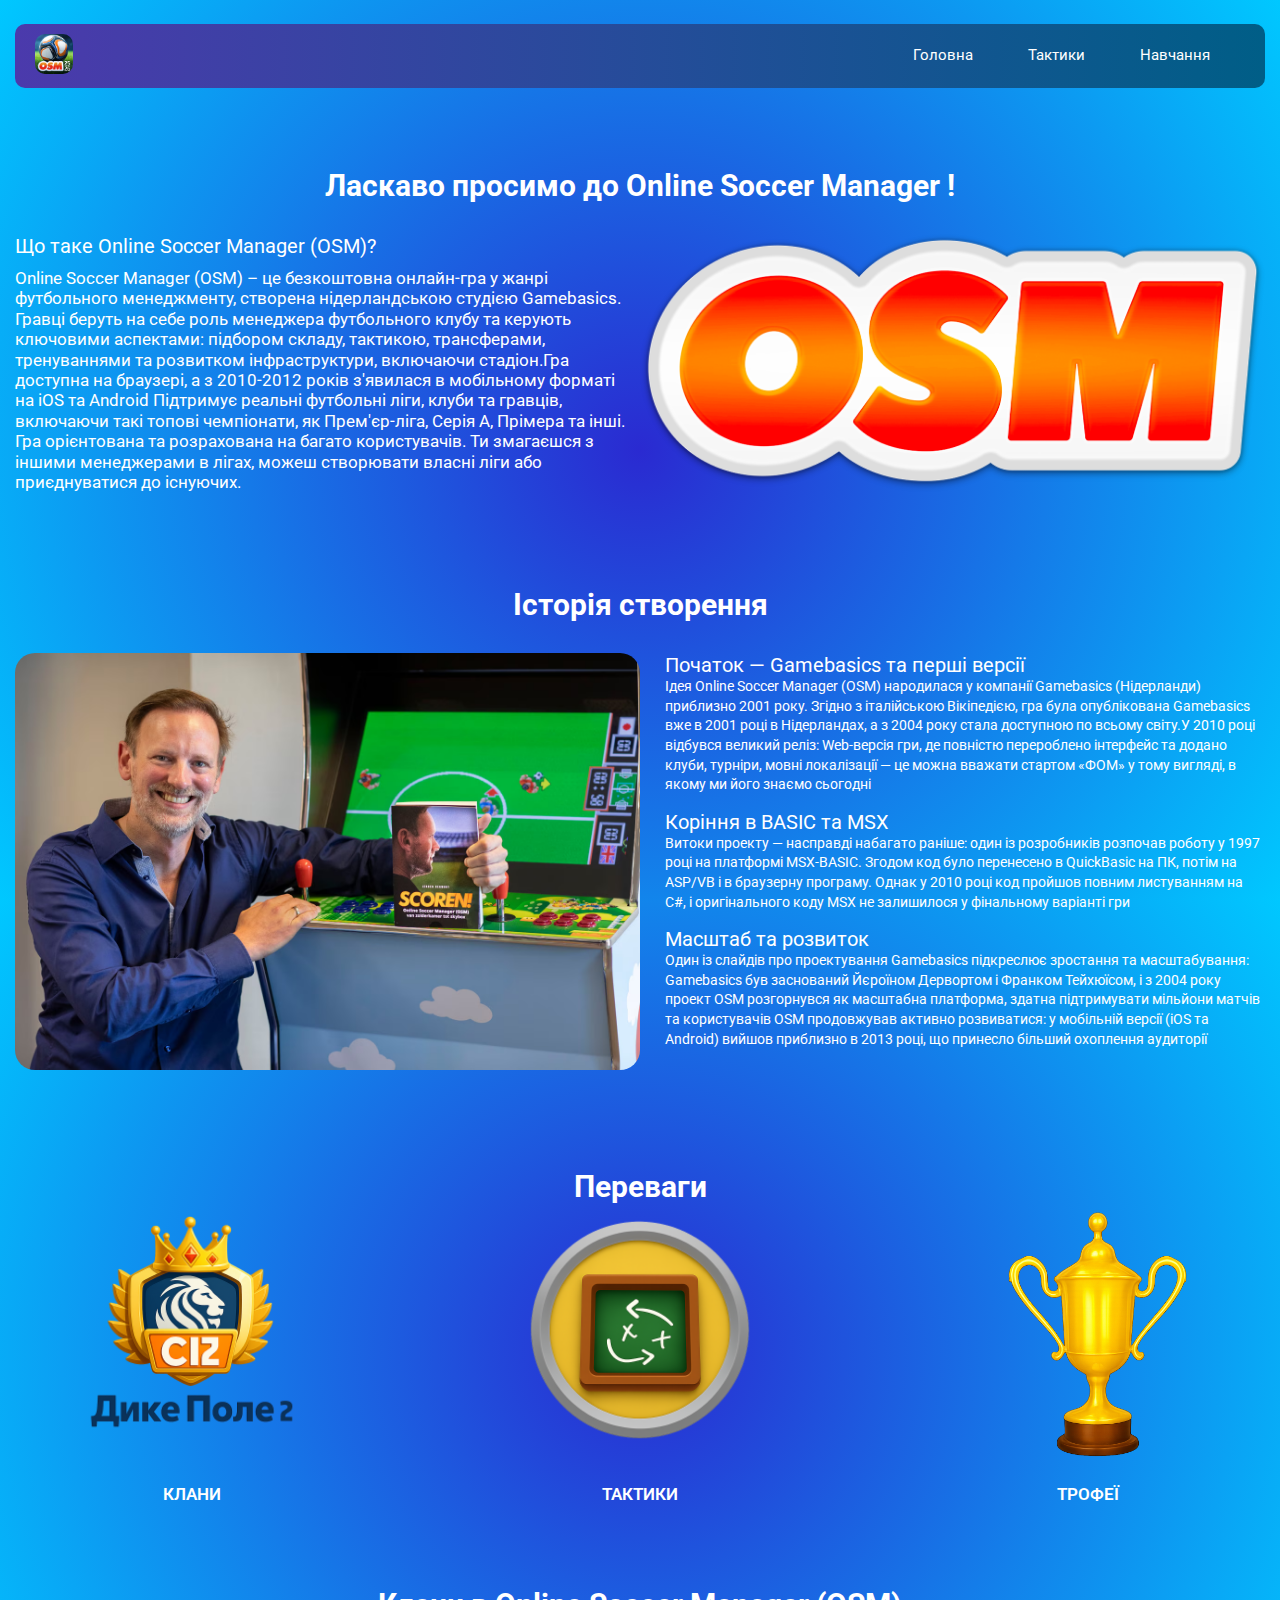
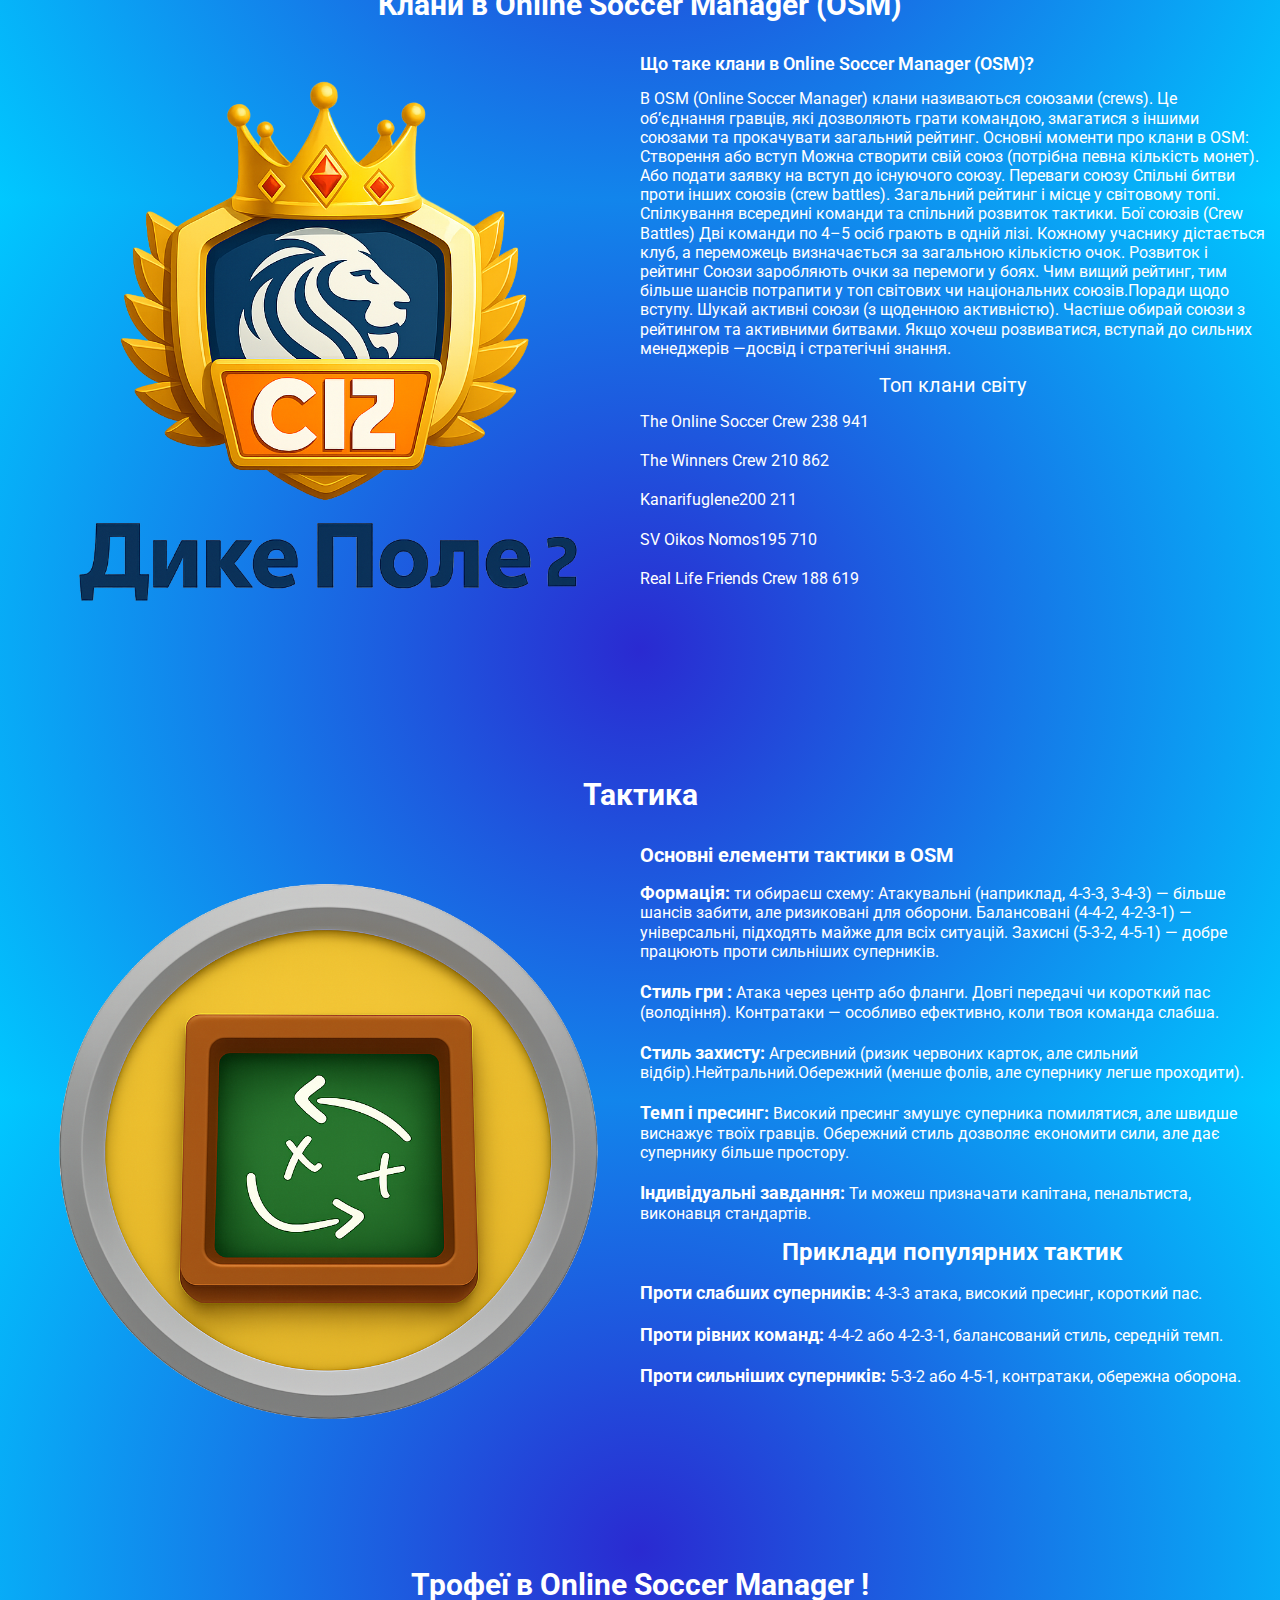
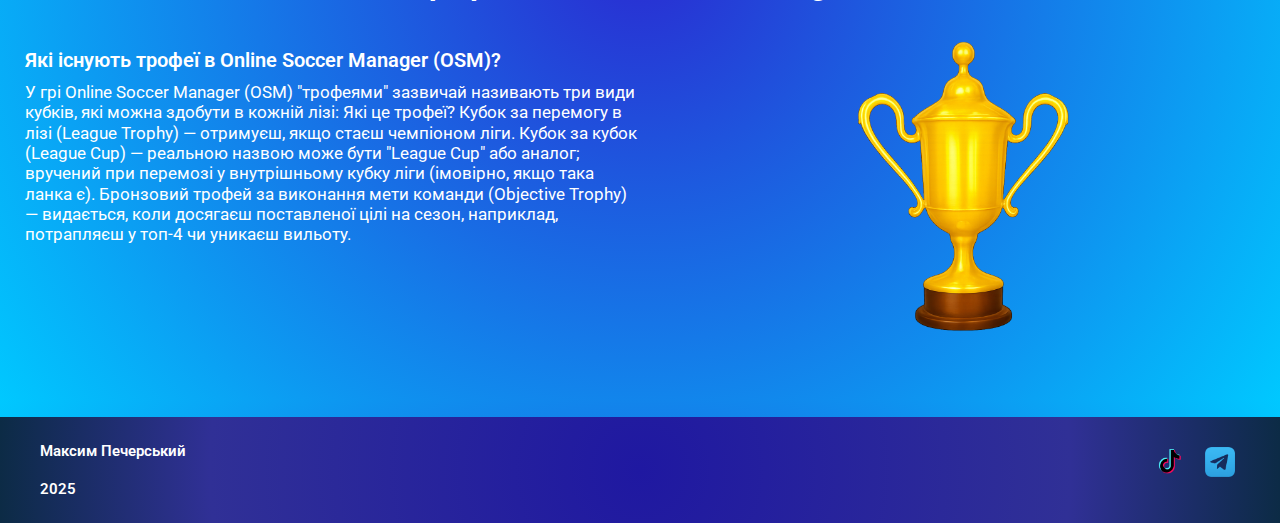
<file: index.html>
<!DOCTYPE html>
<html lang="en">

<head>
  <meta charset="UTF-8">
  <meta name="viewport" content="width=device-width, initial-scale=1.0">
  <link href="https://fonts.googleapis.com/css?family=Roboto:400" rel="stylesheet" />
  <link rel="stylesheet" href="css/style.css">
  <!-- <link rel="icon"  href="/favicon/Football_2-25_icon-icons.com_72097.ico"> -->
  <link rel="icon" type="images/x-icon" href="./images/free.icon.ico">
  <title>OSM</title>
</head>
<body>
  <div class="wrapper">
    <heder class="header">
      <div class="header__container">
        <div class="header__body">
          <a href="" class="header__link">
            <img src="./images/Logo.png" alt="" class="header__image"></img>
          </a>
          <nav class="header__menu menu">
            <ul class="menu__list">
              <li class="menu__item">
                <a href="index.html" class="menu__link link-span"><span>Головна</span> </a>
              </li>
              <li class="menu__item">
                <a href="tactics.html" class="menu__link link-span"><span>Тактики</span></a>
              </li>
              <li class="menu__item">
                <a href="learn.html" class="menu__link link-span"><span>Навчання</span></a>
              </li>
            </ul>
          </nav>
          <div class="header__actions actions-header">
            <button type="button" class="actions-header__icon-menu icon-menu"><span></span></button>
          </div>
        </div>
      </div>
    </heder>

    <main class="page">
      
      <section class="page__welcome welcome">
        <div class="welcome__container">
          <div class="welcome__title">
            <h2 class="title">Ласкаво просимо до Online Soccer Manager !</h2>
          </div>
          <div class="welcome__info">
            <div class="welcome__wiki">
              <div class="welcome__subtitle">
                Що таке Online Soccer Manager (OSM)?
              </div>
              <div class="welcome__text">
                <p>Online Soccer Manager (OSM) – це безкоштовна онлайн-гра у жанрі футбольного менеджменту, створена
                  нідерландською студією Gamebasics. Гравці беруть на себе роль менеджера футбольного клубу та керують
                  ключовими аспектами: підбором складу, тактикою, трансферами, тренуваннями та розвитком інфраструктури,
                  включаючи стадіон.Гра доступна на браузері, а з 2010-2012 років з'явилася в мобільному форматі на iOS
                  та Android Підтримує реальні футбольні ліги, клуби та гравців, включаючи такі топові чемпіонати, як
                  Прем'єр-ліга, Серія А, Прімера та інші. Гра орієнтована та розрахована на багато користувачів. Ти
                  змагаєшся з іншими менеджерами в лігах, можеш створювати власні ліги або приєднуватися до існуючих.
                </p>
              </div>
            </div>
            <div class="welcome__image">
              <img src="./images/OnlineSoccerManager.png" alt="#" class="welcome__img">
            </div>
          </div>
        </div>
      </section>

      <section class="page__history history">
        <div class="history__container">
          <div class="history__title">
            <h2 class="title">Історія створення</h2>
          </div>
          <div class="history__info">
            <div class="history__image">
              <img src="./images/history.png" alt="#" class="history__img">
            </div>
            <div class="history__wiki">
              <div class="histoty__chapter chapter-history">
                <ul class="chapter-history__list">
                  <li class="chapter-history__item">Початок — Gamebasics та перші версії
                    <p>Ідея Online Soccer Manager (OSM) народилася у компанії Gamebasics (Нідерланди) приблизно 2001 року.    
                    Згідно з італійською Вікіпедією, гра була опублікована Gamebasics вже в 2001 році в Нідерландах, а з 2004 року стала
                    доступною по всьому світу.У 2010 році відбувся великий реліз: Web-версія гри, де повністю перероблено інтерфейс та додано клуби, турніри, мовні
                    локалізації — це можна вважати стартом «ФОМ» у тому вигляді, в якому ми його знаємо сьогодні</p>
                </li>
                  <li class="chapter-history__item">Коріння в BASIC та MSX
                    <p>Витоки проекту — насправді набагато раніше: один із розробників розпочав роботу у 1997 році на платформі MSX-BASIC.
                    Згодом код було перенесено в QuickBasic на ПК, потім на ASP/VB і в браузерну програму.
                    Однак у 2010 році код пройшов повним листуванням на C#, і оригінального коду MSX не залишилося у фінальному варіанті гри</p>
                  </li>
                  <li class="chapter-history__item">Масштаб та розвиток
                    <p>Один із слайдів про проектування Gamebasics підкреслює зростання та масштабування: Gamebasics був заснований Йєроїном
                    Дервортом і Франком Тейхюїсом, і з 2004 року проект ОSM розгорнувся як масштабна платформа, здатна підтримувати мільйони
                    матчів та користувачів OSM продовжував активно розвиватися: у мобільній версії (iOS та Android) вийшов приблизно в 2013 році, що принесло більший охоплення аудиторії</p>
                  </li>
                </ul>
              </div>
            </div>
          </div>
        </div>
      </section>

        <section class="page__slides slides">
              <div class="slides__container">
                <div class="slides__welcome welcome-slides">
                  <h4 class="welcome-country__title title">Переваги</h4>
                </div>
                <div class="slides__columns">
                  <div class="slides__card card-slides">
                      <img src="./images/clans2.png" alt="" class="card-slides__image">
                    <div class="card-slides__info">
                      <a href="#clans__title">
                        <h4 class="card-slides__subtitle link-span"><span>Клани</span></h4>
                      </a>
                    </div>
                  </div>
                  <div class="slides__card card-slides">
                    <img src="./images/tactics.png" alt="" class="card-slides__image">
                    <div class="card-slides__info">
                      <a href="#tactics__title">
                        <h4 class="card-slides__subtitle link-span"><span>Тактики</span></h4>
                      </a>
                    </div>
                  </div>
                  <div class="slides__card card-slides">
                    <img src="./images/trophies.png" alt="" class="card-slides__image">
                    <div class="card-slides__info">
                      <a href="#trophies__title">
                        <h4 class="card-slides__subtitle link-span"><span>Трофеї</span></h4>
                      </a>
                    </div>
                  </div>
                </div>
              </div>
        </section>

        <section class="page__clans clans">
          <div class="clans__container">
            <div id="clans__title">
              <h2 class="title">Клани в Online Soccer Manager (OSM)</h2>
            </div>
            <div class="clans__info">
              <div class="clans__image">
                <img src="./images/clans2.png" alt="#" class="clans__img">
              </div>
              <div class="clans__wiki">
                <div class="clans__subtitle">
                  Що таке клани в Online Soccer Manager (OSM)?
                </div>
                <div class="clans__text">
                  <p>В OSM (Online Soccer Manager) клани називаються союзами (crews). Це об’єднання гравців, які дозволяють грати командою, змагатися з іншими союзами та прокачувати загальний рейтинг. Основні моменти про клани в OSM: Створення або вступ Можна створити свій союз (потрібна певна кількість монет). Або подати заявку на вступ до існуючого союзу. Переваги союзу Спільні битви проти інших союзів (crew battles). Загальний рейтинг і місце у світовому топі. Спілкування всередині команди та спільний розвиток тактики. Бої союзів (Crew Battles) Дві команди по 4–5 осіб грають в одній лізі. Кожному учаснику дістається клуб, а переможець визначається за загальною кількістю очок. Розвиток і рейтинг Союзи заробляють очки за перемоги у боях. Чим вищий рейтинг, тим більше шансів потрапити у топ світових чи національних союзів.Поради щодо вступу. Шукай активні союзи (з щоденною активністю). Частіше обирай союзи з рейтингом та активними битвами. Якщо хочеш розвиватися, вступай до сильних менеджерів —досвід і стратегічні знання.
                  </p>
                  <p class="clans__top">Топ клани світу</p>
                  <ul class="clans__list">
                    <li class="clans__item">The Online Soccer Crew 238 941</li>
                    <li class="clans__item">The Winners Crew 210 862</li>
                    <li class="clans__item">Kanarifuglene200 211</li>
                    <li class="clans__item">SV Oikos Nomos195 710</li>
                    <li class="clans__item">Real Life Friends Crew 188 619</li>
                  </ul>
                </div>
              </div>
              
            </div>
          </div>
        </section>

        <section class="page__tactics tactics">
          <div class="tactics__container">
            <div id="tactics__title">
              <h2 class="title">Тактика</h2>
            </div>
            <div class="tactics__info">
              <div class="tactics__image">
                <img src="./images/tactics.png" alt="#" class="clans__img">
              </div>
              <div class="tactics__wiki">
                <h4 class="tactics__subtitle">
                  Основні елементи тактики в OSM
                </h4>
                <div class="tactics__text">
                  <ul class="tactics__list">
                    <li class="tactics__item">
                      <span>Формація:</span>
                      ти обираєш схему: Атакувальні (наприклад, 4-3-3, 3-4-3) — більше шансів забити, але ризиковані для оборони. Балансовані (4-4-2, 4-2-3-1) — універсальні, підходять майже для всіх ситуацій. Захисні (5-3-2, 4-5-1) — добре працюють проти сильніших суперників.
                    </li>
                    <li class="tactics__item">
                      <span>Стиль гри :</span>
                      Атака через центр або фланги. Довгі передачі чи короткий пас (володіння). Контратаки — особливо ефективно, коли твоя команда слабша.
                    </li>
                    <li class="tactics__item">
                      <span>Стиль захисту:</span>                                          
                      Агресивний (ризик червоних карток, але сильний відбір).Нейтральний.Обережний (менше фолів, але супернику легше проходити).
                    </li>
                    <li class="tactics__item">
                      <span>Темп і пресинг:</span>  
                      Високий пресинг змушує суперника помилятися, але швидше виснажує твоїх гравців.                      Обережний стиль дозволяє економити сили, але дає супернику більше простору.
                    </li>
                    <li class="tactics__item">
                      <span>Індивідуальні завдання:</span>
                      Ти можеш призначати капітана, пенальтиста, виконавця стандартів.
                    </li>
                  </ul>
                  <p class="tactics__top">Приклади популярних тактик</p>
                  <ul class="tactics__list">
                    <li class="tactics__item">
                      <span>Проти слабших суперників:</span>
                      4-3-3 атака, високий пресинг, короткий пас.
                    </li>
                    <li class="tactics__item">
                      <span>Проти рівних команд:</span>
                      4-4-2 або 4-2-3-1, балансований стиль, середній темп.
                    </li>
                    <li class="tactics__item">
                      <span>Проти сильніших суперників:</span>
                      5-3-2 або 4-5-1, контратаки, обережна оборона.
                    </li>
                  </ul>
                  
                </div>
              </div>
        
            </div>
          </div>
        </section>
        
        <section class="page__trophies trophies">
          <div class="trophies__container">
            <div id="trophies__title">
              <h2 class="title">Трофеї в Online Soccer Manager !</h2>
            </div>
            <div class="trophies__info">
              <div class="trophies__wiki">
                <div class="trophies__subtitle">
                  Які існують трофеї в Online Soccer Manager (OSM)?
                </div>
                <div class="trophies__text">
                  <p>У грі Online Soccer Manager (OSM) "трофеями" зазвичай називають три види кубків, які можна здобути в кожній лізі: Які це трофеї? Кубок за перемогу в лізі (League Trophy) — отримуєш, якщо стаєш чемпіоном ліги. Кубок за кубок (League Cup) — реальною назвою може бути "League Cup" або аналог; вручений при перемозі у внутрішньому кубку ліги (імовірно, якщо така ланка є). Бронзовий трофей за виконання мети команди (Objective Trophy) — видається, коли досягаєш поставленої цілі на сезон, наприклад, потрапляєш у топ-4 чи уникаєш вильоту.
                  </p>
                </div>
              </div>
              <div class="trophies__image">
                <img src="./images/trophies.png" alt="#" class="trophies__img">
              </div>
            </div>
          </div>
        </section>

    </main>

    <footer class="footer">
      <div class="footer__container">
        <div class="footer__body">
          <div class="footer__text">
            <p>Максим Печерський </p>
            <p>2025</p>
          </div>
          <div class="footer__images">
            <a href="https://www.tiktok.com/@maaksi.m?is_from_webapp=1&sender_device=pc https://www.tiktok.com/@maaksi.m?is_from_webapp=1&sender_device=pc" target="_blank" class="footer__link"><img src="./images/tt.png" alt="#" class="footer__image"></a>
            <a href="https://t.me/Vdewth" target="_blank" class="footer__link"><img src="./images/tg.png" alt="#" class="footer__image"></a>
          </div>
        </div>
      </div>
    </footer>

  </div>
  <script src="js/script.js"></script>
</body>
</html>
</file>
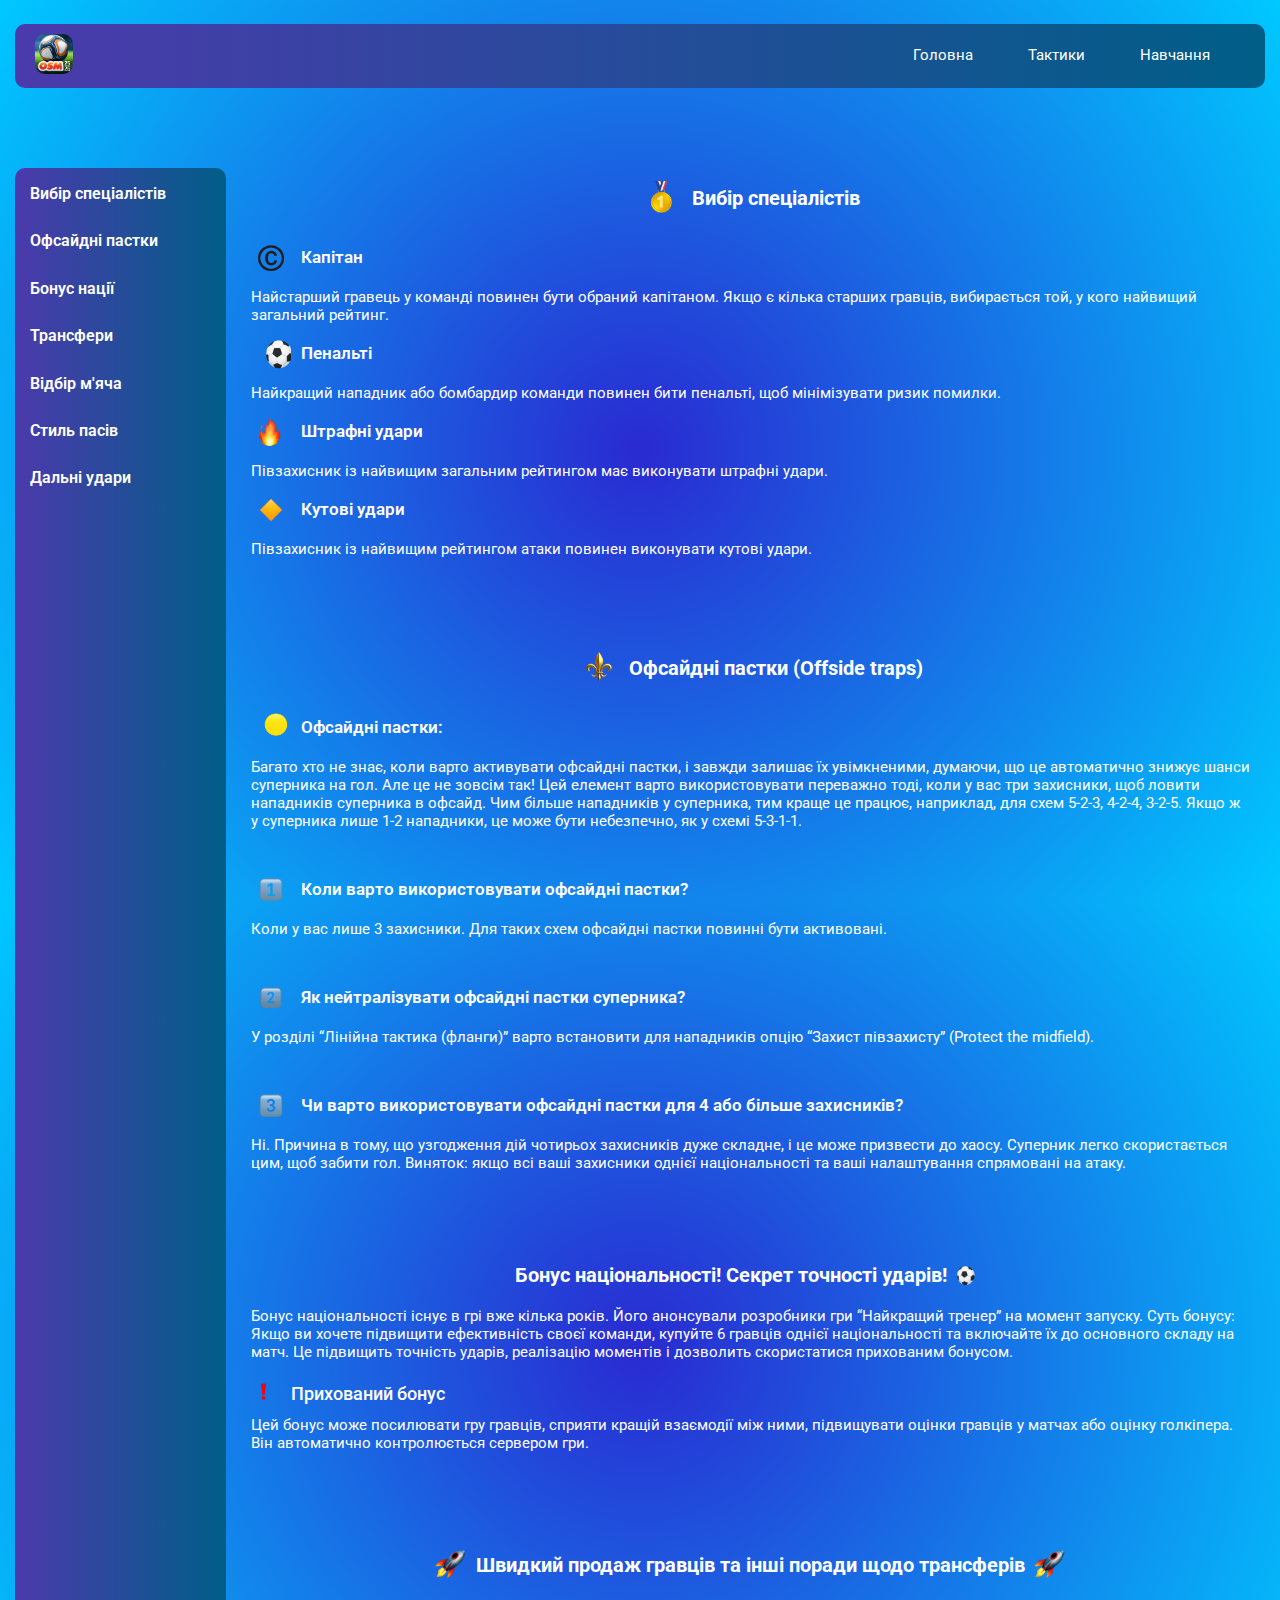
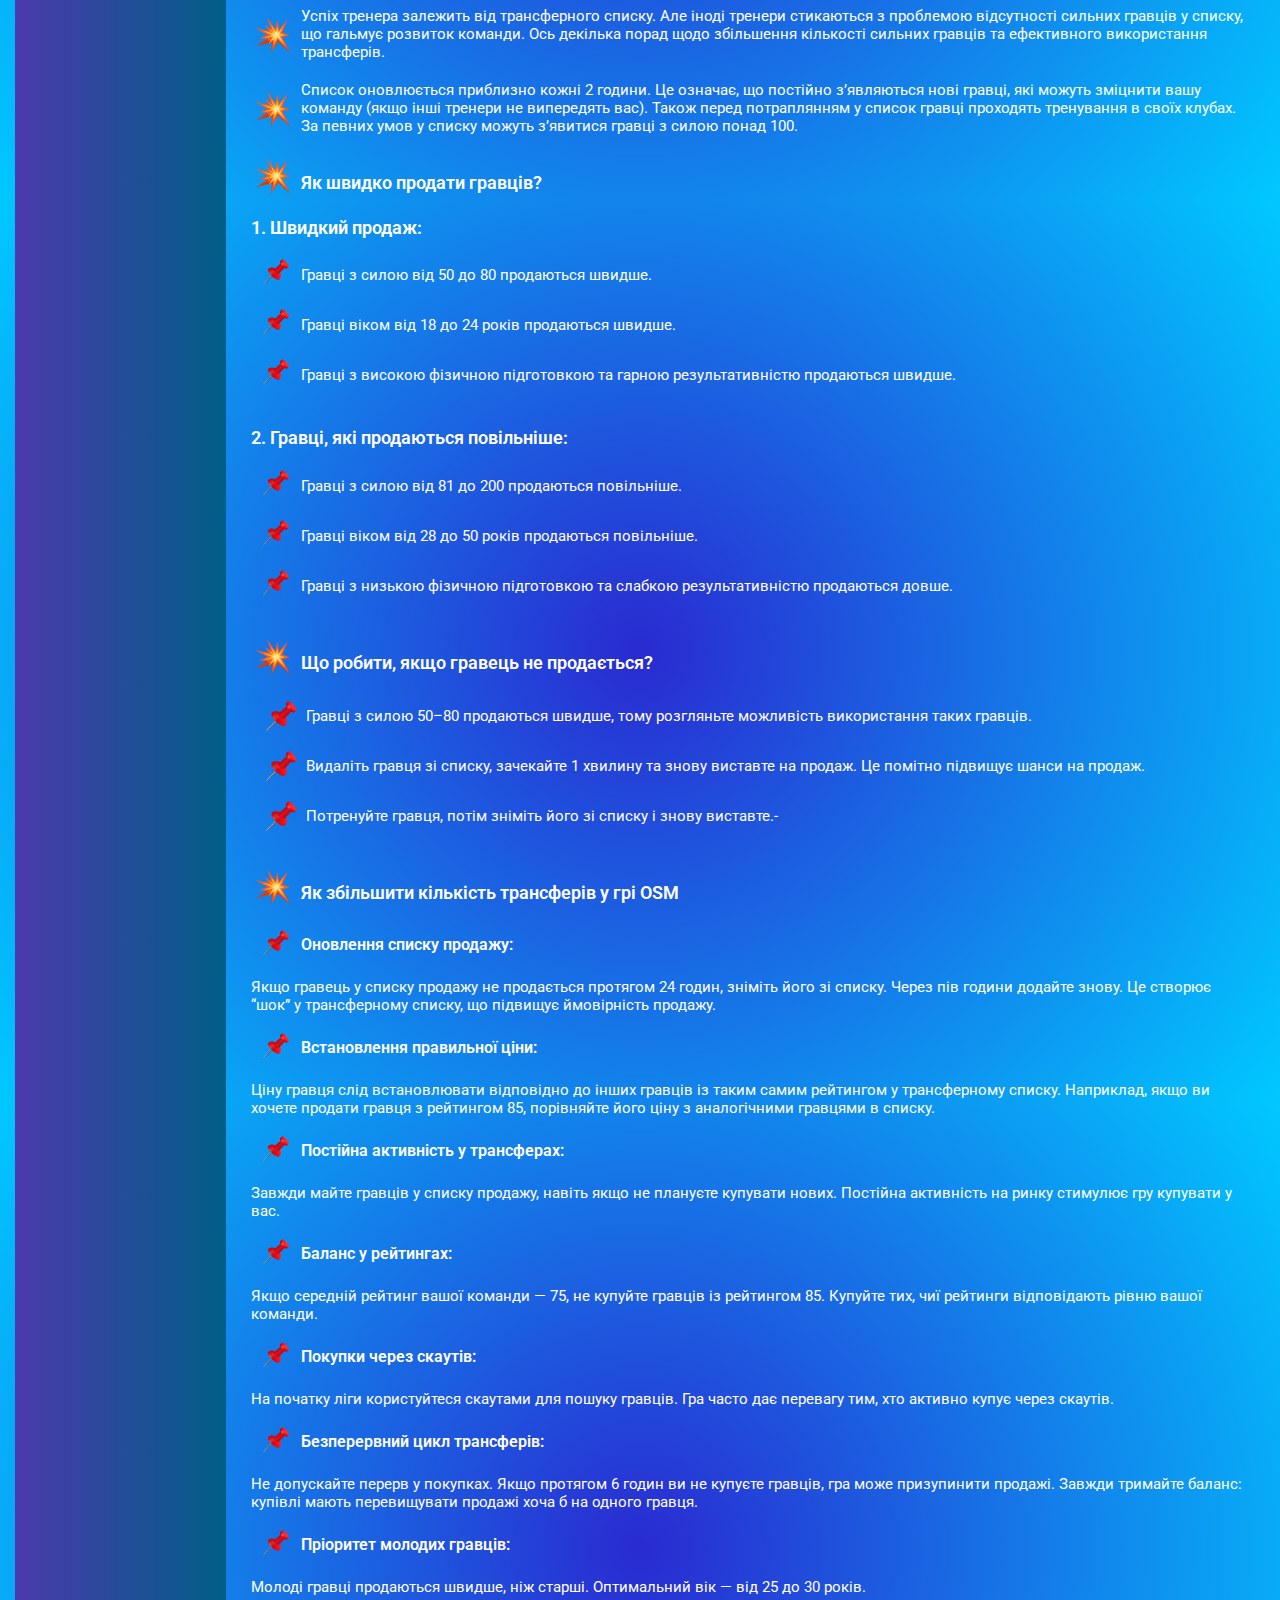
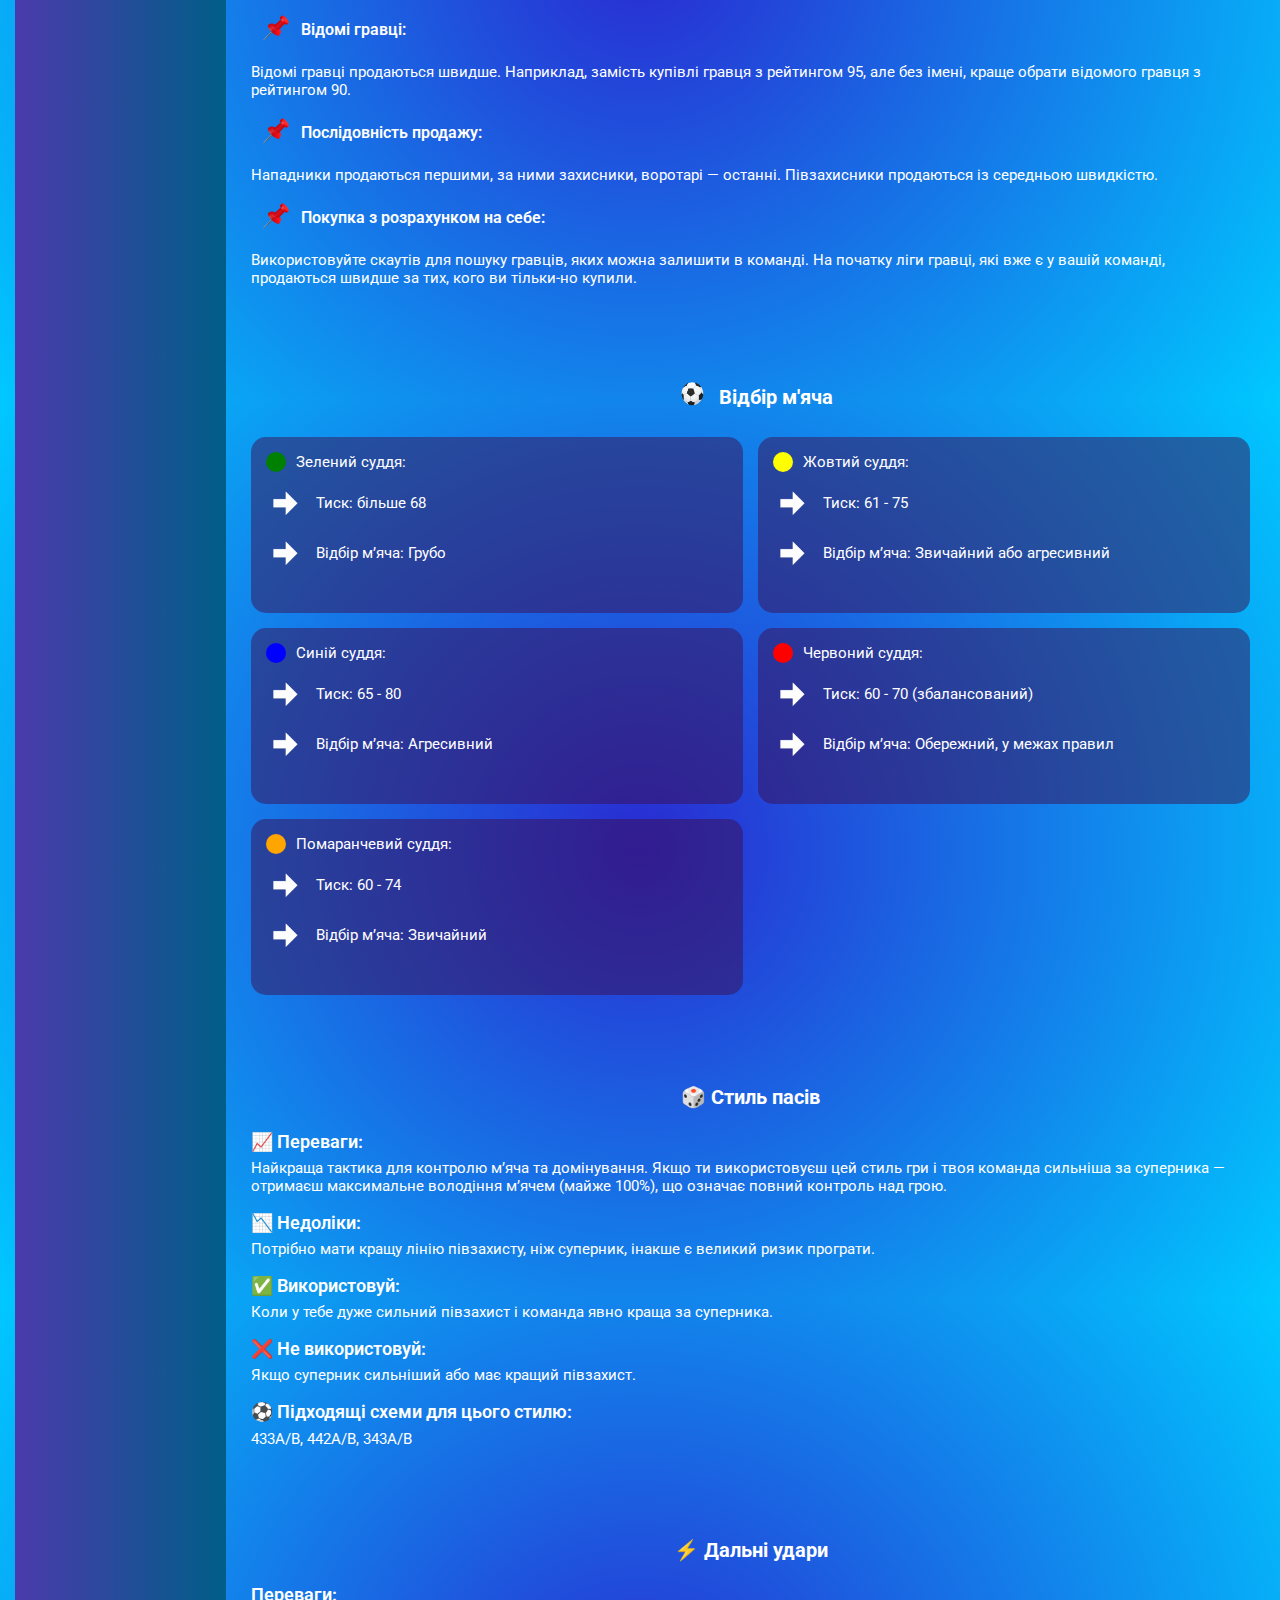
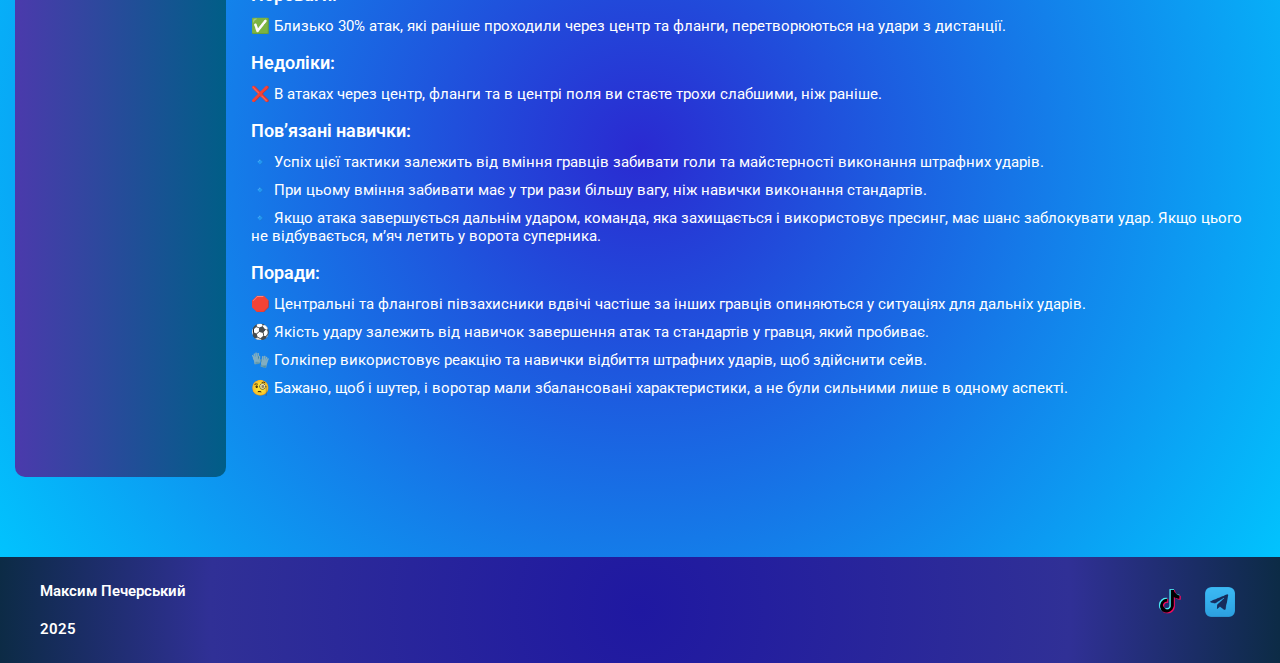
<file: learn.html>
<!DOCTYPE html>
<html lang="en">

<head>
  <meta charset="UTF-8">
  <meta name="viewport" content="width=device-width, initial-scale=1.0">
  <link href="https://fonts.googleapis.com/css?family=Roboto:400" rel="stylesheet" />
  <link rel="stylesheet" href="css/style.css">
  <link rel="icon" type="images/x-icon" href="./images/free.icon.ico">
  <title>OSM</title>
</head>

<body>
  <div class="wrapper">
    <heder class="header">
      <div class="header__container">
        <div class="header__body">
          <a href="" class="header__link">
            <img src="./images/Logo.png" alt="" class="header__image"></img>
          </a>
          <nav class="header__menu menu">
            <ul class="menu__list">
              <li class="menu__item">
                <a href="index.html" class="menu__link link-span"><span>Головна</span> </a>
              </li>
              <li class="menu__item">
                <a href="tactics.html" class="menu__link link-span"><span>Тактики</span></a>
              </li>
              <li class="menu__item">
                <a href="learn.html" class="menu__link link-span"><span>Навчання</span></a>
              </li>
            </ul>
          </nav>
          <div class="header__actions actions-header">
            <button type="button" class="actions-header__icon-menu icon-menu"><span></span></button>
          </div>
        </div>
      </div>
    </heder>

    <main class="page ">
      <div class="page__container">

        <aside class="page__sidebar sidebar">
          <div class="sidebar__container">
            <nav class="sidebar__menu">
              <ul class="sidebar__list">
                <li>
                  <a href="#specialist__title" class="sidebar__link link-span"><span>Вибір спеціалістів</span></a>
                </li>
                <li>
                  <a href="#offside__title" class="sidebar__link link-span"><span>Офсайдні пастки</span></a>
                </li>
                <li>
                  <a href="#nations__title" class="sidebar__link link-span"><span>Бонус нації</span></a>
                </li>
                <li>
                  <a href="#transfers__title" class="sidebar__link link-span"><span>Трансфери</span></a>
                </li>
                <li>
                  <a href="#tackle__title" class="sidebar__link link-span"><span>Відбір м'яча</span></a>
                </li>
                <li>
                  <a href="#pass__title" class="sidebar__link link-span"><span>Стиль пасів</span></a>
                </li>
                <li>
                  <a href="#shoots__title" class="sidebar__link link-span"><span>Дальні удари</span></a>
                </li>
              </ul>
            </nav>
          </div>
        </aside>

        <div class="page__sections">

          <section class="page__specialist specialist">
            <div class="specialist__container">
              <h2 id="specialist__title">Вибір спеціалістів</h2>
              <div class="specialist__info">
                <ul class="specialist__list">
                  <li class="specialist__item ">
                    <div class="specialist__block">
                      <a href="#" class="specialist__link specialist__link--first link-span"><span>Капітан</span></a>
                      <p class="specialist__text">Найстарший гравець у команді повинен бути обраний капітаном. Якщо є кілька старших гравців, вибирається той, у кого найвищий загальний рейтинг.</p>
                    </div>
                  </li>
                  <li class="specialist__item">
                    <div class="specialist__block">
                      <a href="#" class="specialist__link specialist__link--second link-span"><span>Пенальті</span></a>
                      <p class="specialist__text">Найкращий нападник або бомбардир команди повинен бити пенальті, щоб мінімізувати ризик помилки.</p>
                    </div>
                  </li>
                  <li class="specialist__item">
                    <div class="specialist__block">
                      <a href="#" class="specialist__link specialist__link--third link-span"><span>Штрафні удари</span></a>
                      <p class="specialist__text">Півзахисник із найвищим загальним рейтингом має виконувати штрафні удари.</p>
                    </div>
                  </li>
                  <li class="specialist__item">
                    <div class="specialist__block">
                      <a href="#" class="specialist__link specialist__link--fourth link-span"><span>Кутові удари</span></a>
                      <p class="specialist__text">Півзахисник із найвищим рейтингом атаки повинен виконувати кутові удари.</p>
                    </div>
                  </li>
                </ul>
              </div>
            </div>
            
          </section>

          <section class="page__offside offside">
            <div class="offside__container">
              <h2 id="offside__title">Офсайдні пастки (Offside traps)</h2>
              <div class="offside__info">
                <ul class="offside__list">
                  <li class="offside__item ">
                    <div class="offside__block">
                      <a href="#" class="offside__link offside__link--first link-span"><span>Офсайдні пастки:</span></a>
                      <p class="offside__text">Багато хто не знає, коли варто активувати офсайдні пастки, і завжди залишає їх увімкненими, думаючи, що це автоматично
                      знижує шанси суперника на гол. Але це не зовсім так!
                      Цей елемент варто використовувати переважно тоді, коли у вас три захисники, щоб ловити нападників суперника в офсайд.
                      Чим більше нападників у суперника, тим краще це працює, наприклад, для схем 5-2-3, 4-2-4, 3-2-5. Якщо ж у суперника лише
                      1-2 нападники, це може бути небезпечно, як у схемі 5-3-1-1.</p>
                    </div>
                  </li>
                <li class="offside__item ">
                  <div class="offside__block">
                    <a href="#" class="offside__link offside__link--second link-span"><span>Коли варто використовувати офсайдні пастки?</span></a>
                    <p class="offside__text">Коли у вас лише 3 захисники. Для таких схем офсайдні пастки повинні бути активовані.</p>
                  </div>
                </li>
                <li class="offside__item ">
                  <div class="offside__block">
                    <a href="#" class="offside__link offside__link--third link-span"><span>Як нейтралізувати офсайдні пастки суперника?</span></a>
                    <p class="offside__text">У розділі “Лінійна тактика (фланги)” варто встановити для нападників опцію “Захист півзахисту” (Protect the midfield).</p>
                  </div>
                </li>
                <li class="offside__item ">
                  <div class="offside__block">
                    <a href="#" class="offside__link offside__link--fourth link-span"><span>Чи варто використовувати офсайдні пастки для 4 або більше захисників?</span></a>
                    <p class="offside__text">Ні. Причина в тому, що узгодження дій чотирьох захисників дуже складне, і це може призвести до хаосу. Суперник легко
                    скористається цим, щоб забити гол.
                    Виняток: якщо всі ваші захисники однієї національності та ваші налаштування спрямовані на атаку.</p>
                  </div>
                </li>
                </ul>
              </div>
            </div>
          </section>

          <section class="page__nations nations">
            <div class="nations__container">
              <h2 id="nations__title">
                Бонус національності! Секрет точності ударів!
              </h2>
              <div class="nations__block">
                <p class="nations__text">Бонус національності існує в грі вже кілька років. Його анонсували розробники гри “Найкращий тренер” на момент запуску.
                Суть бонусу:
                Якщо ви хочете підвищити ефективність своєї команди, купуйте 6 гравців однієї національності та включайте їх до
                основного складу на матч. Це підвищить точність ударів, реалізацію моментів і дозволить скористатися прихованим бонусом.</p>
                <div class="nations__bonus">
                  <a href="#" class="nations__link link-span"><span>Прихований бонус</span></a>
                  <p class="nations__paragraph">Цей бонус може посилювати гру гравців, сприяти кращій взаємодії між ними, підвищувати оцінки гравців у матчах або оцінку
                  голкіпера. Він автоматично контролюється сервером гри.</p>
                </div>
              </div>
            </div>
          </section>

          <section class="page__transfers transfers">
            <div class="transfers__container">
              <h2 id="transfers__title">Швидкий продаж гравців та інші поради щодо трансферів</h2>
              <div class="transfers__paragraph">
                <p>Успіх тренера залежить від трансферного списку. Але іноді тренери стикаються з проблемою відсутності сильних гравців у
                списку, що гальмує розвиток команди. Ось декілька порад щодо збільшення кількості сильних гравців та ефективного
                використання трансферів.</p>
                <p>Список оновлюється приблизно кожні 2 години. Це означає, що постійно з’являються нові гравці, які можуть зміцнити вашу
                команду (якщо інші тренери не випередять вас). Також перед потраплянням у список гравці проходять тренування в своїх
                клубах. За певних умов у списку можуть з’явитися гравці з силою понад 100.</p>
              </div>
              <a href="#" class="transfers__link link-span"><span>Як швидко продати гравців?</span></a>
              <ul class="transfers__list list-transfers">
                <li class="list-transfers__item">
                  <a href="#" class="list-transfers__link link-span"><span>1. Швидкий продаж:</span></a>
                <ul class="list-transfers__menu menu-list-transfers"> 
                  <li class="menu-list-transfers__item">
                    <p class="menu-list-transfers__text">Гравці з силою від 50 до 80 продаються швидше.</p>
                    <p class="menu-list-transfers__text">Гравці віком від 18 до 24 років продаються швидше.</p>
                    <p class="menu-list-transfers__text">Гравці з високою фізичною підготовкою та гарною результативністю продаються швидше.</p>
                  </li>
                </ul>
                </li>
                <li class="list-transfers__item">
                  <a href="#" class="list-transfers__link link-span"><span>2. Гравці, які продаються повільніше:</span></a>
                  <ul class="list-transfers__menu menu-list-transfers">
                    <li class="menu-list-transfers__item">
                      <p class="menu-list-transfers__text">Гравці з силою від 81 до 200 продаються повільніше.</p>
                      <p class="menu-list-transfers__text">Гравці віком від 28 до 50 років продаються повільніше.</p>
                      <p class="menu-list-transfers__text">Гравці з низькою фізичною підготовкою та слабкою результативністю продаються довше.</p>
                    </li>
                  </ul>
                </li>
              </ul>
              <a href="#" class="transfers__link link-span"><span>Що робити, якщо гравець не продається?</span></a>
              <ul class="transfers__menu menu-transfers">
                <li class="menu-transfers__item">Гравці з силою 50–80 продаються швидше, тому розгляньте можливість використання таких гравців.</li>
                <li class="menu-transfers__item">Видаліть гравця зі списку, зачекайте 1 хвилину та знову виставте на продаж. Це помітно підвищує шанси на продаж.</li>
                <li class="menu-transfers__item">Потренуйте гравця, потім зніміть його зі списку і знову виставте.-</li>
              </ul>
              <a href="#" class="transfers__link link-span"><span>Як збільшити кількість трансферів у грі OSM</span></a>
              <ul class="transfers__points points-transfers">
                <li class="points-transfers__item">
                  <a href="" class="points-transfers__link link-span"><span>Оновлення списку продажу:</span></a>
                  <p class="points-transfers__text">Якщо гравець у списку продажу не продається протягом 24 годин, зніміть його зі списку. Через пів години додайте знову. Це створює “шок” у трансферному списку, що підвищує ймовірність продажу.</p>
                </li>
                <li class="points-transfers__item">
                  <a href="" class="points-transfers__link link-span"><span>Встановлення правильної ціни:</span></a>
                  <p class="points-transfers__text">Ціну гравця слід встановлювати відповідно до інших гравців із таким самим рейтингом у трансферному списку. Наприклад, якщо ви хочете продати гравця з рейтингом 85, порівняйте його ціну з аналогічними гравцями в списку.</p>
                </li>
                <li class="points-transfers__item">
                  <a href="" class="points-transfers__link link-span"><span>Постійна активність у трансферах:</span></a>
                  <p class="points-transfers__text">Завжди майте гравців у списку продажу, навіть якщо не плануєте купувати нових. Постійна активність на ринку стимулює гру купувати у вас.</p>
                </li>
                <li class="points-transfers__item">
                  <a href="" class="points-transfers__link link-span"><span>Баланс у рейтингах:</span></a>
                  <p class="points-transfers__text">Якщо середній рейтинг вашої команди — 75, не купуйте гравців із рейтингом 85. Купуйте тих, чиї рейтинги відповідають рівню вашої команди.</p>
                </li>
                <li class="points-transfers__item">
                  <a href="" class="points-transfers__link link-span"><span>Покупки через скаутів:</span></a>
                  <p class="points-transfers__text">На початку ліги користуйтеся скаутами для пошуку гравців. Гра часто дає перевагу тим, хто активно купує через скаутів.</p>
                </li>
                <li class="points-transfers__item">
                  <a href="" class="points-transfers__link link-span"><span>Безперервний цикл трансферів:</span></a>
                  <p class="points-transfers__text">Не допускайте перерв у покупках. Якщо протягом 6 годин ви не купуєте гравців, гра може призупинити продажі. Завжди тримайте баланс: купівлі мають перевищувати продажі хоча б на одного гравця.</p>
                </li>
                <li class="points-transfers__item">
                  <a href="" class="points-transfers__link link-span"><span>Пріоритет молодих гравців:</span></a>
                  <p class="points-transfers__text">Молоді гравці продаються швидше, ніж старші. Оптимальний вік — від 25 до 30 років.</p>
                </li>
                <li class="points-transfers__item">
                  <a href="" class="points-transfers__link link-span"><span>Відомі гравці:</span></a>
                  <p class="points-transfers__text">Відомі гравці продаються швидше. Наприклад, замість купівлі гравця з рейтингом 95, але без імені, краще обрати відомого гравця з рейтингом 90.</p>
                </li>
                <li class="points-transfers__item">
                  <a href="" class="points-transfers__link link-span"><span>Послідовність продажу:</span></a>
                  <p class="points-transfers__text">Нападники продаються першими, за ними захисники, воротарі — останні. Півзахисники продаються із середньою швидкістю.</p>
                </li>
                <li class="points-transfers__item">
                  <a href="" class="points-transfers__link link-span"><span>Покупка з розрахунком на себе:</span></a>
                  <p class="points-transfers__text">Використовуйте скаутів для пошуку гравців, яких можна залишити в команді. На початку ліги гравці, які вже є у вашій команді, продаються швидше за тих, кого ви тільки-но купили.</p>
                </li>
              </ul>
            </div>
          </section>

          <section class="page__tackle tackle">
            <div class="tackle__container">
              <h2 id="tackle__title">Відбір м'яча</h2>
              <div class="tackle__column">
                <div class="tackle__card card-tackle">
                  <a href="#" class="card-tackle__link card-tackle__link--green link-span"><span>Зелений суддя:</span><span></span></a>
                  <ul class="card-tackle__list">
                    <li class="card-tackle__item">Тиск: більше 68</li>
                    <li class="card-tackle__item">Відбір м’яча: Грубо</li>
                  </ul>
                </div>
                <div class="tackle__card card-tackle">
                  <a href="#" class="card-tackle__link card-tackle__link--yellow link-span"><span>Жовтий суддя:</span></a>
                  <ul class="card-tackle__list">
                    <li class="card-tackle__item">Тиск: 61 - 75</li>
                    <li class="card-tackle__item">Відбір м’яча: Звичайний або агресивний</li>
                  </ul>
                </div>
                <div class="tackle__card card-tackle">
                  <a href="#" class="card-tackle__link card-tackle__link--blue link-span"><span>Синій суддя:</span><span></span></a>
                  <ul class="card-tackle__list">
                    <li class="card-tackle__item">Тиск: 65 - 80</li>
                    <li class="card-tackle__item">Відбір м’яча: Агресивний</li>
                  </ul>
                </div>
                <div class="tackle__card card-tackle">
                  <a href="#" class="card-tackle__link card-tackle__link--red link-span"><span>Червоний суддя:</span></a>
                  <ul class="card-tackle__list">
                    <li class="card-tackle__item">Тиск: 60 - 70 (збалансований)</li>
                    <li class="card-tackle__item">Відбір м’яча: Обережний, у межах правил</li>
                  </ul>
                </div>
                <div class="tackle__card card-tackle">
                  <a href="#" class="card-tackle__link card-tackle__link--orange link-span"><span>Помаранчевий суддя:</span></a>
                  <ul class="card-tackle__list">
                    <li class="card-tackle__item">Тиск: 60 - 74</li>
                    <li class="card-tackle__item">Відбір м’яча: Звичайний</li>
                  </ul>
                </div>
              </div>
            </div>
          </section>

          <section class="page__pass pass">
            <div class="pass__container">
              <h2 id="pass__title">🎲 Стиль пасів</h2>
              <div class="pass__column">
                <div class="pass__card card-pass">
                  <a href="#" class="card-pass__link link-span"><span>📈 Переваги:</span></a>
                  <ul class="card-pass__list">
                    <li class="card-pass__item">Найкраща тактика для контролю м’яча та домінування. Якщо ти використовуєш цей стиль гри і твоя команда сильніша за
                    суперника — отримаєш максимальне володіння м’ячем (майже 100%), що означає повний контроль над грою.</li>
                  </ul>
                </div>
                <div class="pass__card card-pass">
                  <a href="#" class="card-pass__link link-span"><span>📉 Недоліки:</span></a>
                  <ul class="card-pass__list">
                    <li class="card-pass__item">Потрібно мати кращу лінію півзахисту, ніж суперник, інакше є великий ризик програти.</li>
                  </ul>
                </div>
                <div class="pass__card card-pass">
                  <a href="#" class="card-pass__link link-span"><span>✅ Використовуй:</span></a>
                  <ul class="card-pass__list">
                    <li class="card-pass__item">
                    Коли у тебе дуже сильний півзахист і команда явно краща за суперника.
                    </li>
                  </ul>
                </div>
                <div class="pass__card card-pass">
                  <a href="#" class="card-pass__link link-span"><span>❌ Не використовуй:</span></a>
                  <ul class="card-pass__list">
                    <li class="card-pass__item">
                      Якщо суперник сильніший або має кращий півзахист.</li>
                    </ul>
                  </div>
                  <div class="pass__card card-pass">
                    <a href="#" class="card-pass__link link-span"><span>⚽️ Підходящі схеми для цього стилю:</span></a>
                    <ul class="card-pass__list">
                      <li class="card-pass__item">433A/B, 442A/B, 343A/B</li>
                    </ul>
                  </div>
              </div>
            </div>
          </section>

          <section class="page__shoots shoots">
            <div class="shoots__container">
              <h2 id="shoots__title">⚡️ Дальні удари</h2>
              <div class="shoots__column">
                <div class="shoots__card card-shoots">
                  <a href="#" class="card-shoots__link link-span"><span>Переваги:</span></a>
                  <ul class="card-shoots__list">
                    <li class="card-shoots__item">✅ Близько 30% атак, які раніше проходили через центр та фланги, перетворюються на удари з дистанції.</li>
                  </ul>
                </div>
                <div class="shoots__card card-shoots">
                  <a href="#" class="card-shoots__link link-span"><span>Недоліки:</span></a>
                  <ul class="card-shoots__list">
                    <li class="card-shoots__item">❌ В атаках через центр, фланги та в центрі поля ви стаєте трохи слабшими, ніж раніше.</li>
                  </ul>
                </div>
                <div class="shoots__card card-shoots">
                  <a href="#" class="card-shoots__link link-span"><span>Пов’язані навички:</span></a>
                  <ul class="card-shoots__list">
                    <li class="card-shoots__item">🔹 Успіх цієї тактики залежить від вміння гравців забивати голи та майстерності виконання штрафних ударів.</li>
                    <li class="card-shoots__item">🔹 При цьому вміння забивати має у три рази більшу вагу, ніж навички виконання стандартів.</li>
                    <li class="card-shoots__item">🔹 Якщо атака завершується дальнім ударом, команда, яка захищається і використовує пресинг, має шанс заблокувати удар. Якщо цього не відбувається, м’яч летить у ворота суперника.</li>
                  </ul>
                </div>
                <div class="shoots__card card-shoots">
                  <a href="#" class="card-shoots__link link-span"><span>Поради:</span></a>
                  <ul class="card-shoots__list">
                    <li class="card-shoots__item">🛑 Центральні та флангові півзахисники вдвічі частіше за інших гравців опиняються у ситуаціях для дальніх ударів.</li>
                    <li class="card-shoots__item">⚽️ Якість удару залежить від навичок завершення атак та стандартів у гравця, який пробиває.</li>
                    <li class="card-shoots__item">🧤 Голкіпер використовує реакцію та навички відбиття штрафних ударів, щоб здійснити сейв.</li>
                    <li class="card-shoots__item">🧐 Бажано, щоб і шутер, і воротар мали збалансовані характеристики, а не були сильними лише в одному аспекті.</li>
                  </ul>
                </div>
              </div>
            </div>
          </section>

        </div>
      </div>

    </main>

    <footer class="footer">
      <div class="footer__container">
        <div class="footer__body">
          <div class="footer__text">
            <p>Максим Печерський </p>
            <p>2025</p>
          </div>
          <div class="footer__images">
            <a href="https://www.tiktok.com/@maaksi.m?is_from_webapp=1&sender_device=pc https://www.tiktok.com/@maaksi.m?is_from_webapp=1&sender_device=pc"
              target="_blank" class="footer__link"><img src="./images/tt.png" alt="#" class="footer__image"></a>
            <a href="https://t.me/Vdewth" target="_blank" class="footer__link"><img src="./images/tg.png" alt="#"
                class="footer__image"></a>
          </div>
        </div>
      </div>
    </footer>

  </div>
  <script src="js/script.js"></script>
</body>

</html>
</file>
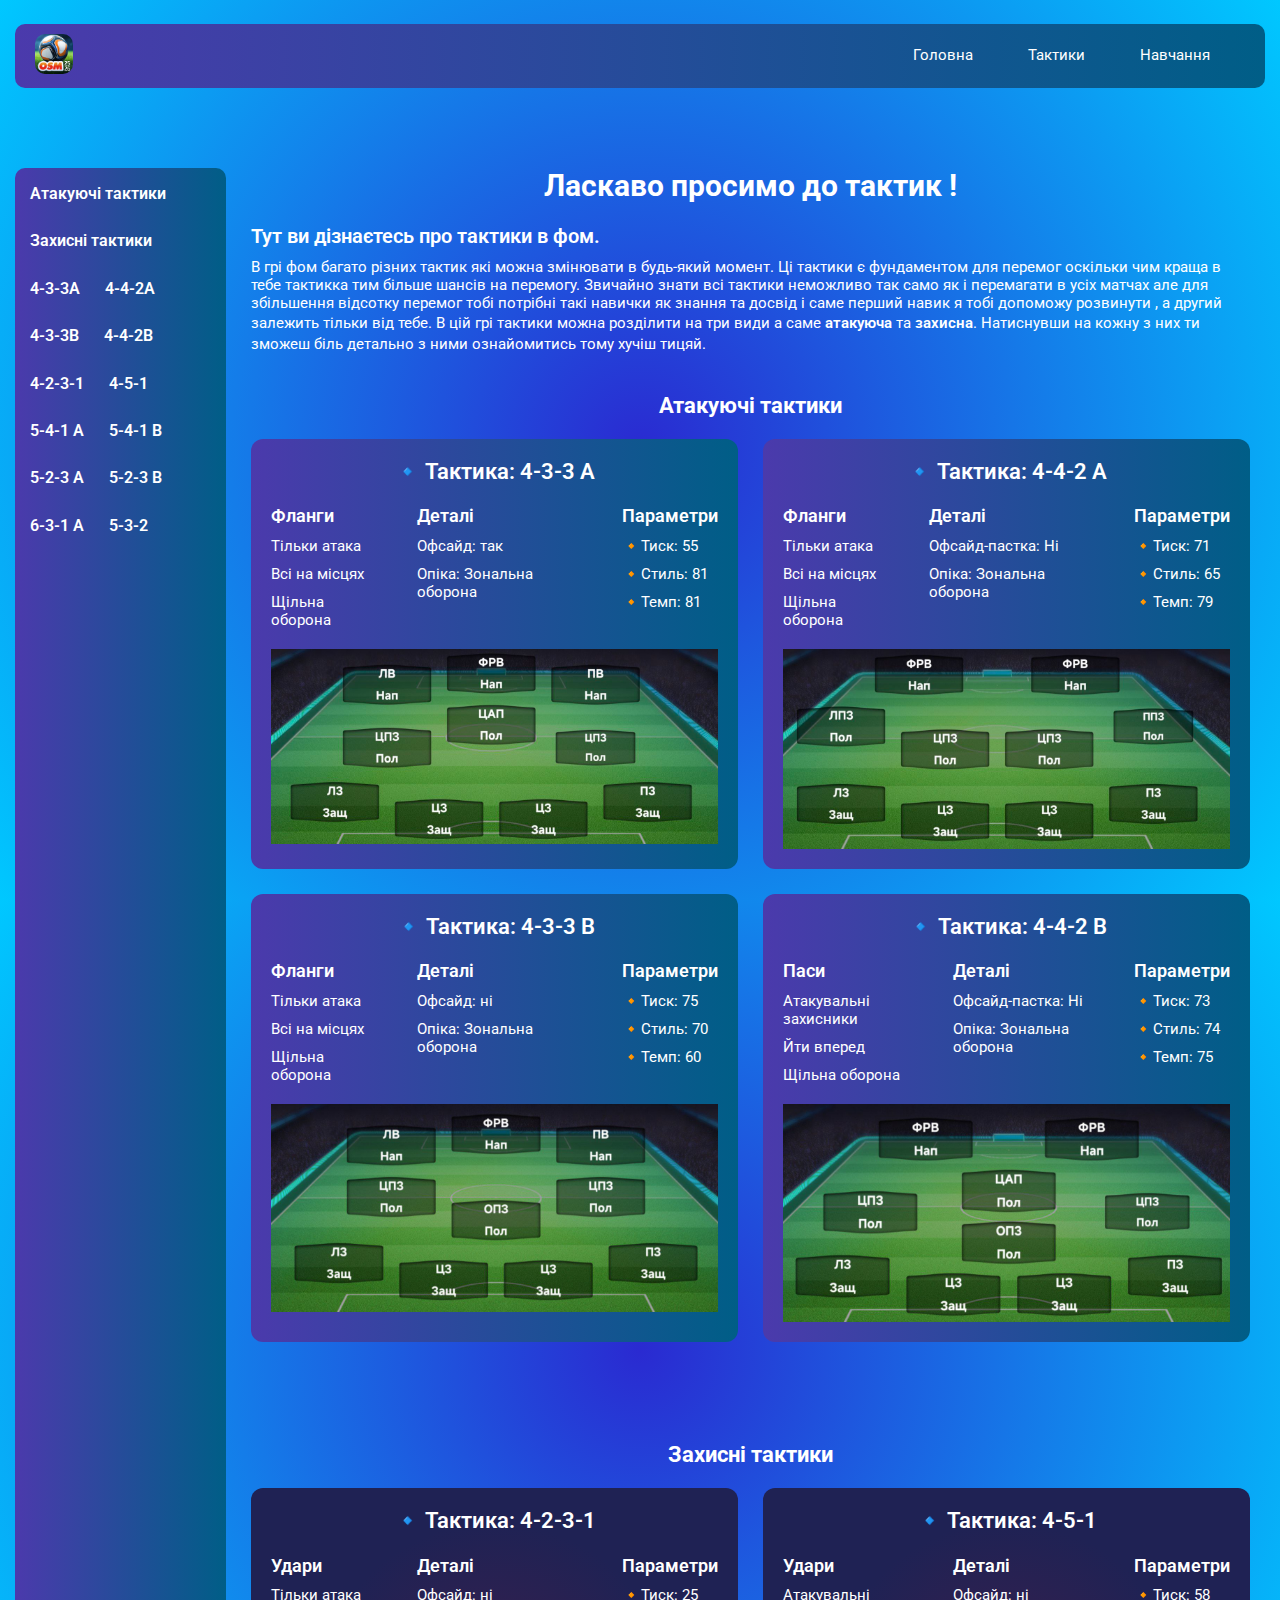
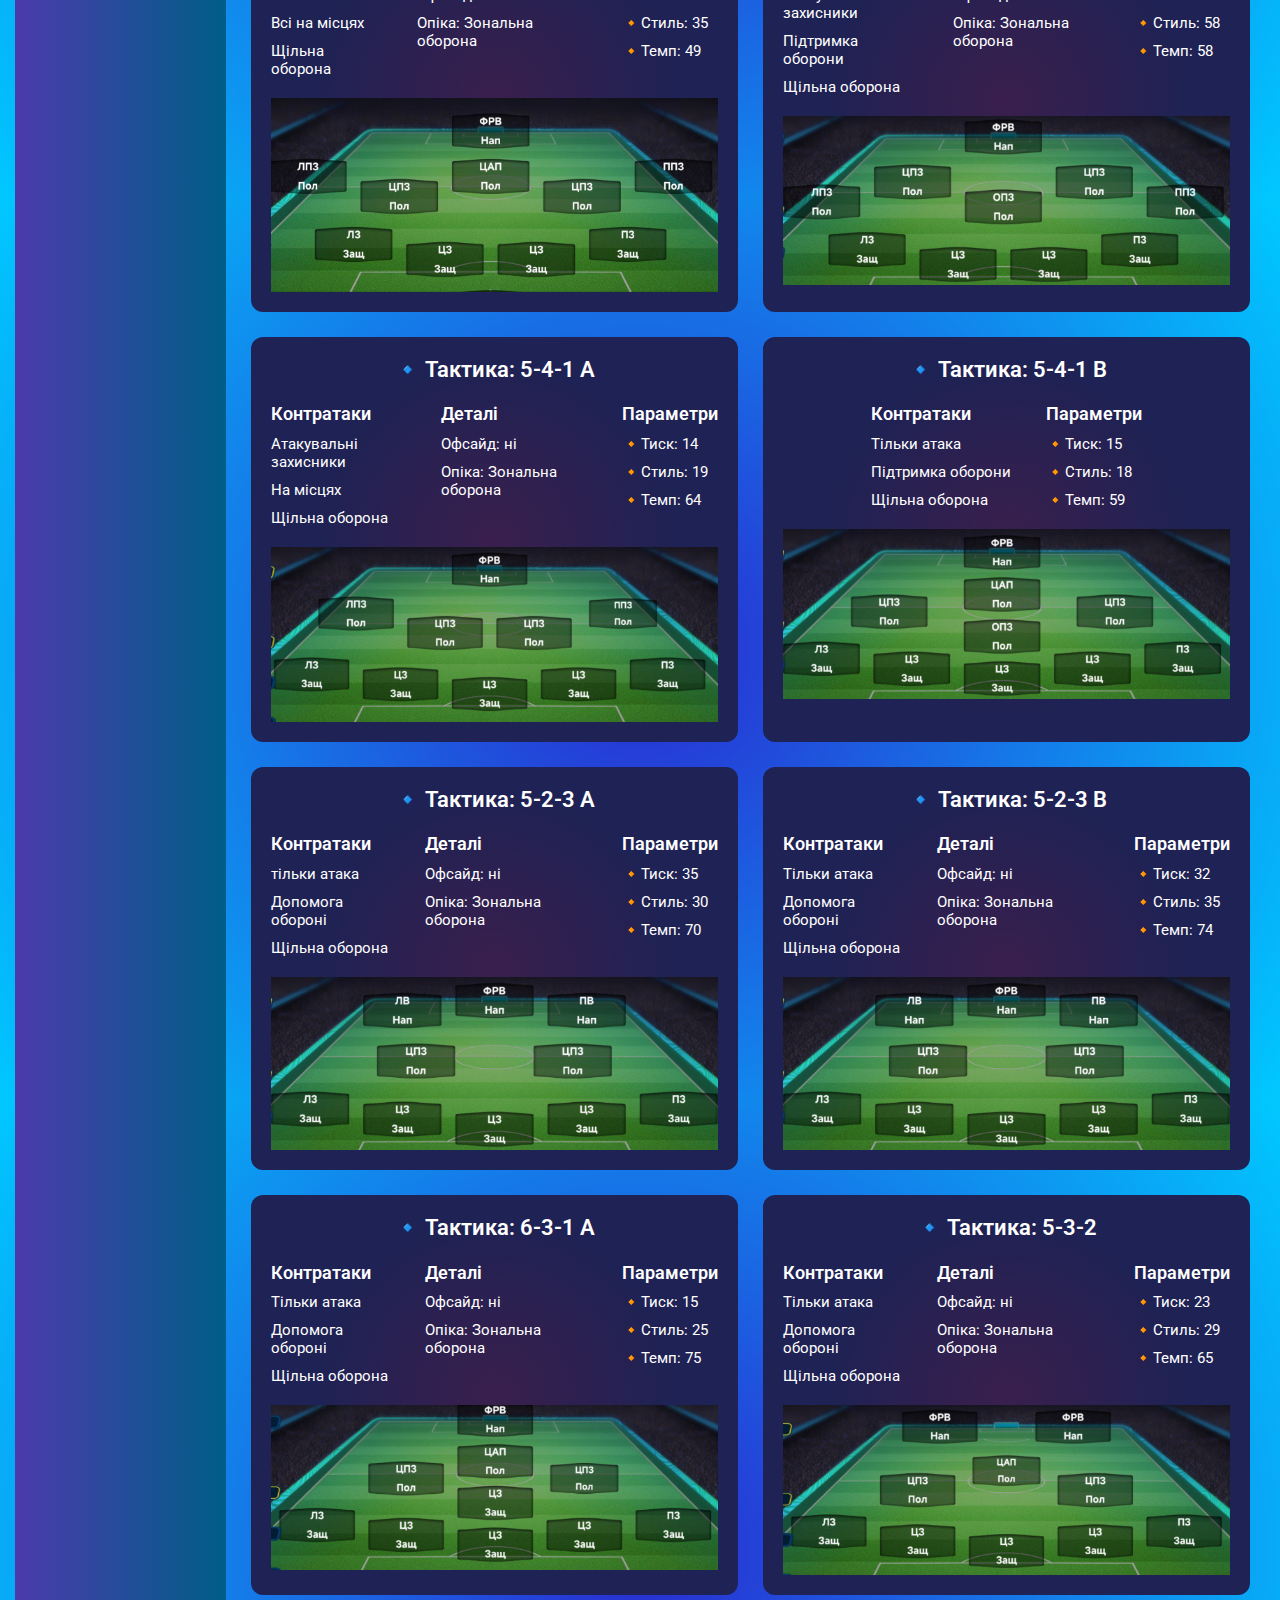
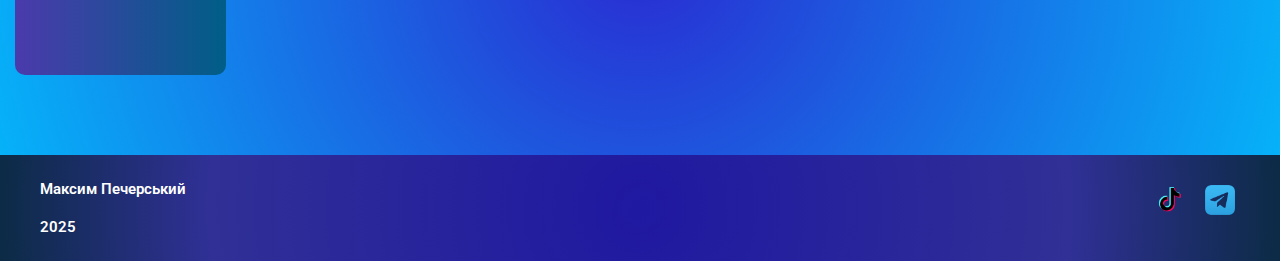
<file: tactics.html>
<!DOCTYPE html>
<html lang="en">

<head>
  <meta charset="UTF-8">
  <meta name="viewport" content="width=device-width, initial-scale=1.0">
  <link href="https://fonts.googleapis.com/css?family=Roboto:400" rel="stylesheet" />
  <link rel="stylesheet" href="css/style.css">
  <link rel="icon" type="images/x-icon" href="./images/free.icon.ico">
  <title>OSM</title>
</head>

<body>
  <div class="wrapper">
    <heder class="header">
      <div class="header__container">
        <div class="header__body">
          <a href="" class="header__link">
            <img src="./images/Logo.png" alt="" class="header__image"></img>
          </a>
          <nav class="header__menu menu">
            <ul class="menu__list">
              <li class="menu__item">
                <a href="index.html" class="menu__link link-span"><span>Головна</span> </a>
              </li>
              <li class="menu__item">
                <a href="tactics.html" class="menu__link link-span"><span>Тактики</span></a>
              </li>
              <li class="menu__item">
                <a href="learn.html" class="menu__link link-span"><span>Навчання</span></a>
              </li>
            </ul>
          </nav>
          <div class="header__actions actions-header">
            <button type="button" class="actions-header__icon-menu icon-menu"><span></span></button>
          </div>
        </div>
      </div>
    </heder>

    <main class="page">
      <div class="page__container">

        <aside class="page__sidebar sidebar">
          <div class="sidebar__container">
            <nav class="sidebar__menu">
              <ul class="sidebar__list">
                <li>
                  <a href="#attacking__title" class="sidebar__link link-span"><span>Атакуючі тактики</span></a>
                </li>
                <li>
                  <a href="#defensive__title" class="sidebar__link link-span"><span>Захисні тактики</span></a>
                </li>
                <li>
                  <a href="#card-attacking__4-3-3A" class="sidebar__link link-span"><span>4-3-3A</span></a>
                </li>
                <li>
                  <a href="#card-attacking__4-4-2A" class="sidebar__link link-span"><span>4-4-2A</span></a>
                </li>
                <li>
                  <a href="#card-attacking__4-3-3B" class="sidebar__link link-span"><span>4-3-3В</span></a>
                </li>
                <li>
                  <a href="#card-attacking__4-4-2B" class="sidebar__link link-span"><span>4-4-2B</span></a>
                </li>
                <li>
                  <a href="#card-defensive__4-2-3-1" class="sidebar__link link-span"><span>4-2-3-1</span></a>
                </li>
                <li>
                  <a href="#card-defensive__4-5-1" class="sidebar__link link-span"><span>4-5-1</span></a>
                </li>
                <li>
                  <a href="#card-defensive__5-4-1A" class="sidebar__link link-span"><span>5-4-1 A</span></a>
                </li>
                <li>
                  <a href="#card-defensive__5-4-1B" class="sidebar__link link-span"><span>5-4-1 B</span></a>
                </li>
                <li>
                  <a href="#card-defensive__5-2-3A" class="sidebar__link link-span"><span>5-2-3 A</span></a>
                </li>
                <li>
                  <a href="#card-defensive__5-2-3B" class="sidebar__link link-span"><span>5-2-3 B</span></a>
                </li>
                <li>
                  <a href="#card-defensive__6-3-1A" class="sidebar__link link-span"><span>6-3-1 A</span></a>
                </li>
                <li>
                  <a href="#card-defensive__5-3-2" class="sidebar__link link-span"><span>5-3-2</span></a>
                </li>
              </ul>
            </nav>
          </div>
        </aside>

        <div class="page__sections">

          <section class="page__hello hello">
            <div class="hello__container">
              <h2 class="hello__title title">Ласкаво просимо до тактик !</h2>
              <h4 class="hello__subtitle">Тут ви дізнаєтесь про тактики в фом.</h4>
              <p class="hello__text ">В грі фом багато різних тактик які можна змінювати в будь-який момент. Ці тактики є фундаментом для перемог оскільки чим краща в тебе тактикка тим більше шансів на перемогу. Звичайно знати всі тактики неможливо так само як і перемагати в усіх матчах але для збільшення відсотку перемог тобі потрібні такі навички як знання та досвід і саме перший навик я тобі допоможу розвинути , а другий залежить тільки від тебе. В цій грі тактики можна розділити на три види а саме <a class="link-span" href="#attacking__title"><span>атакуюча</span></a> та <a class="link-span" href="#defensive__title"><span>захисна</span></a>. Натиснувши на кожну з них ти зможеш біль детально з ними ознайомитись тому хучіш тицяй.</p>
            </div>
          </section>

          <section class="page__attacking attacking">
            <div class="attacking__container">
              <h2 id="attacking__title">Атакуючі тактики</h2>
              <div class="attacking__cards">
                <div class="attacking__card card-attacking">
                  <h4 id="card-attacking__4-3-3A">🔹 Тактика: 4-3-3 А</h4>
                  <div class="card-attacking__block">
                    <ul class="card-attacking__list">
                      <li class="card-attacking__item">Фланги</li>
                      <li class="card-attacking__item">Тільки атака</li>
                      <li class="card-attacking__item">Всі на місцях</li>
                      <li class="card-attacking__item">Щільна оборона</li>
                    </ul>
                    <ul class="card-attacking__list">
                      <li class="card-attacking__item">Деталі</li>
                      <li class="card-attacking__item">Офсайд: так</li>
                      <li class="card-attacking__item">Опіка: Зональна оборона</li>
                    </ul>
                    <ul class="card-attacking__list">
                      <li class="card-attacking__item">Параметри</li>
                      <li class="card-attacking__item">🔸Тиск: 55</li>
                      <li class="card-attacking__item">🔸Стиль: 81</li>
                      <li class="card-attacking__item">🔸Темп: 81</li>
                    </ul>
                  </div>
                  <img src="./images/4-3-3A.png" alt="" class="card-attacking__image">
                </div>
                <div class="attacking__card card-attacking">
                  <h4 id="card-attacking__4-4-2A">🔹 Тактика: 4-4-2 А</h4>
                  <div class="card-attacking__block">
                    <ul class="card-attacking__list">
                      <li class="card-attacking__item">Фланги</li>
                      <li class="card-attacking__item">Тільки атака</li>
                      <li class="card-attacking__item">Всі на місцях</li>
                      <li class="card-attacking__item">Щільна оборона</li>
                    </ul>
                    <ul class="card-attacking__list">
                      <li class="card-attacking__item">Деталі</li>
                      <li class="card-attacking__item">Офсайд-пастка: Ні</li>
                      <li class="card-attacking__item">Опіка: Зональна оборона</li>
                    </ul>
                    <ul class="card-attacking__list">
                      <li class="card-attacking__item">Параметри</li>
                      <li class="card-attacking__item">🔸Тиск: 71</li>
                      <li class="card-attacking__item">🔸Стиль: 65</li>
                      <li class="card-attacking__item">🔸Темп: 79</li>
                    </ul>
                  </div>
                  <img src="./images/4-4-2A.png" alt="" class="card-attacking__image">
                </div>
                <div class="attacking__card card-attacking">
                  <h4 id="card-attacking__4-3-3B">🔹 Тактика: 4-3-3 В</h4>
                  <div class="card-attacking__block">
                    <ul class="card-attacking__list">
                      <li class="card-attacking__item">Фланги</li>
                      <li class="card-attacking__item">Тільки атака</li>
                      <li class="card-attacking__item">Всі на місцях</li>
                      <li class="card-attacking__item">Щільна оборона</li>
                    </ul>
                    <ul class="card-attacking__list">
                      <li class="card-attacking__item">Деталі</li>
                      <li class="card-attacking__item">Офсайд: ні</li>
                      <li class="card-attacking__item">Опіка: Зональна оборона</li>
                    </ul>
                    <ul class="card-attacking__list">
                      <li class="card-attacking__item">Параметри</li>
                      <li class="card-attacking__item">🔸Тиск: 75</li>
                      <li class="card-attacking__item">🔸Стиль: 70</li>
                      <li class="card-attacking__item">🔸Темп: 60</li>
                    </ul>
                  </div>
                  <img src="./images/4-3-3B.png" alt="" class="card-attacking__image">
                </div>
                <div class="attacking__card card-attacking">
                  <h4 id="card-attacking__4-4-2B">🔹 Тактика: 4-4-2 B</h4>
                  <div class="card-attacking__block">
                    <ul class="card-attacking__list">
                      <li class="card-attacking__item">Паси</li>
                      <li class="card-attacking__item">Атакувальні захисники</li>
                      <li class="card-attacking__item">Йти вперед</li>
                      <li class="card-attacking__item">Щільна оборона</li>
                    </ul>
                    <ul class="card-attacking__list">
                      <li class="card-attacking__item">Деталі</li>
                      <li class="card-attacking__item">Офсайд-пастка: Ні</li>
                      <li class="card-attacking__item">Опіка: Зональна оборона</li>
                    </ul>
                    <ul class="card-attacking__list">
                      <li class="card-attacking__item">Параметри</li>
                      <li class="card-attacking__item">🔸Тиск: 73</li>
                      <li class="card-attacking__item">🔸Стиль: 74</li>
                      <li class="card-attacking__item">🔸Темп: 75</li>
                    </ul>
                  </div>
                  <img src="./images/4-4-2B.png" alt="" class="card-attacking__image">
                </div>
              </div>
            </div>
          </section>

          <section class="page__defensive attacking">
            <div class="defensive__container">
              <h2 id="defensive__title">Захисні тактики</h2>
              <div class="defensive__cards">
                <div class="defensive__card card-defensive">
                  <h4 id="card-defensive__4-2-3-1">🔹 Тактика: 4-2-3-1</h4>
                  <div class="card-defensive__block">
                    <ul class="card-defensive__list">
                      <li class="card-defensive__item">Удари</li>
                      <li class="card-defensive__item">Тільки атака</li>
                      <li class="card-defensive__item">Всі на місцях</li>
                      <li class="card-defensive__item">Щільна оборона</li>
                    </ul>
                    <ul class="card-defensive__list">
                      <li class="card-defensive__item">Деталі</li>
                      <li class="card-defensive__item">Офсайд: ні</li>
                      <li class="card-defensive__item">Опіка: Зональна оборона</li>
                    </ul>
                    <ul class="card-defensive__list">
                      <li class="card-defensive__item">Параметри</li>
                      <li class="card-defensive__item">🔸Тиск: 25</li>
                      <li class="card-defensive__item">🔸Стиль: 35</li>
                      <li class="card-defensive__item">🔸Темп: 49</li>
                    </ul>
                  </div>
                  <img src="./images/4-2-3-1.png" alt="" class="card-defensive__image">
                </div>
                <div class="defensive__card card-defensive">
                  <h4 id="card-defensive__4-5-1">🔹 Тактика: 4-5-1</h4>
                  <div class="card-defensive__block">
                    <ul class="card-defensive__list">
                      <li class="card-defensive__item">Удари</li>
                      <li class="card-defensive__item">Атакувальні захисники</li>
                      <li class="card-defensive__item">Підтримка оборони</li>
                      <li class="card-defensive__item">Щільна оборона</li>
                    </ul>
                    <ul class="card-defensive__list">
                      <li class="card-defensive__item">Деталі</li>
                      <li class="card-defensive__item">Офсайд: ні</li>
                      <li class="card-defensive__item">Опіка: Зональна оборона</li>
                    </ul>
                    <ul class="card-defensive__list">
                      <li class="card-defensive__item">Параметри</li>
                      <li class="card-defensive__item">🔸Тиск: 58</li>
                      
                      <li class="card-defensive__item">🔸Стиль: 58</li>
                      <li class="card-defensive__item">🔸Темп: 58</li>
                    </ul>
                  </div>
                  <img src="./images/4-5-1.png" alt="" class="card-defensive__image">
                </div>
                <div class="defensive__card card-defensive">
                  <h4 id="card-defensive__5-4-1A">🔹 Тактика: 5-4-1 A</h4>
                  <div class="card-defensive__block">
                    <ul class="card-defensive__list">
                      <li class="card-defensive__item">Контратаки</li>
                      <li class="card-defensive__item">Атакувальні захисники</li>
                      <li class="card-defensive__item">На місцях</li>
                      <li class="card-defensive__item">Щільна оборона</li>
                    </ul>
                    <ul class="card-defensive__list">
                      <li class="card-defensive__item">Деталі</li>
                      <li class="card-defensive__item">Офсайд: ні</li>
                      <li class="card-defensive__item">Опіка: Зональна оборона</li>
                    </ul>
                    <ul class="card-defensive__list">
                      <li class="card-defensive__item">Параметри</li>
                      <li class="card-defensive__item">🔸Тиск: 14</li>
                      <li class="card-defensive__item">🔸Стиль: 19</li>
                      <li class="card-defensive__item">🔸Темп: 64</li>
                    </ul>
                  </div>
                    <img src="./images/5-4-1A.png" alt="" class="card-defensive__image">
                </div>
                <div class="defensive__card card-defensive">
                  <h4 id="card-defensive__5-4-1B">🔹 Тактика: 5-4-1 B</h4>
                  <div class="card-defensive__block">
                    <ul class="card-defensive__list">
                      <li class="card-defensive__item">Контратаки</li>
                      <li class="card-defensive__item">Тільки атака</li>
                      <li class="card-defensive__item">Підтримка оборони</li>
                      <li class="card-defensive__item">Щільна оборона</li>
                    </ul>
                
                    <ul class="card-defensive__list">
                      <li class="card-defensive__item">Параметри</li>
                      <li class="card-defensive__item">🔸Тиск: 15</li>
                      <li class="card-defensive__item">🔸Стиль: 18</li>
                      <li class="card-defensive__item">🔸Темп: 59</li>
                    </ul>
                  </div>
                  <img src="./images/5-4-1B.png" alt="" class="card-defensive__image">
                </div>
                <div class="defensive__card card-defensive">
                  <h4 id="card-defensive__5-2-3A">🔹 Тактика: 5-2-3 A</h4>
                  <div class="card-defensive__block">
                    <ul class="card-defensive__list">
                      <li class="card-defensive__item">Контратаки</li>
                      <li class="card-defensive__item">тільки атака</li>
                      <li class="card-defensive__item">Допомога обороні</li>
                      <li class="card-defensive__item">Щільна оборона</li>
                    </ul>
                    <ul class="card-defensive__list">
                      <li class="card-defensive__item">Деталі</li>
                      <li class="card-defensive__item">Офсайд: ні</li>
                      <li class="card-defensive__item">Опіка: Зональна оборона</li>
                    </ul>
                    <ul class="card-defensive__list">
                      <li class="card-defensive__item">Параметри</li>
                      <li class="card-defensive__item">🔸Тиск: 35</li>
                      <li class="card-defensive__item">🔸Стиль: 30</li>
                      <li class="card-defensive__item">🔸Темп: 70</li>
                    </ul>
                  </div>
                  <img src="./images/5-2-3A.png" alt="" class="card-defensive__image">
                </div>
                <div class="defensive__card card-defensive">
                  <h4 id="card-defensive__5-2-3B">🔹 Тактика: 5-2-3 B</h4>
                  <div class="card-defensive__block">
                    <ul class="card-defensive__list">
                      <li class="card-defensive__item">Контратаки</li>
                      <li class="card-defensive__item">Тільки атака</li>
                      <li class="card-defensive__item">Допомога обороні</li>
                      <li class="card-defensive__item">Щільна оборона</li>
                    </ul>
                    <ul class="card-defensive__list">
                      <li class="card-defensive__item">Деталі</li>
                      <li class="card-defensive__item">Офсайд: ні</li>
                      <li class="card-defensive__item">Опіка: Зональна оборона</li>
                    </ul>
                    <ul class="card-defensive__list">
                      <li class="card-defensive__item">Параметри</li>
                      <li class="card-defensive__item">🔸Тиск: 32</li>
                      <li class="card-defensive__item">🔸Стиль: 35</li>
                      <li class="card-defensive__item">🔸Темп: 74</li>
                    </ul>
                  </div>
                  <img src="./images/5-2-3A.png" alt="" class="card-defensive__image">
                </div>
                <div class="defensive__card card-defensive">
                  <h4 id="card-defensive__6-3-1A">🔹 Тактика: 6-3-1 A</h4>
                  <div class="card-defensive__block">
                    <ul class="card-defensive__list">
                      <li class="card-defensive__item">Контратаки</li>
                      <li class="card-defensive__item">Тільки атака</li>
                      <li class="card-defensive__item">Допомога обороні</li>
                      <li class="card-defensive__item">Щільна оборона</li>
                    </ul>
                    <ul class="card-defensive__list">
                      <li class="card-defensive__item">Деталі</li>
                      <li class="card-defensive__item">Офсайд: ні</li>
                      <li class="card-defensive__item">Опіка: Зональна оборона</li>
                    </ul>
                    <ul class="card-defensive__list">
                      <li class="card-defensive__item">Параметри</li>
                      <li class="card-defensive__item">🔸Тиск: 15</li>
                      <li class="card-defensive__item">🔸Стиль: 25</li>
                      <li class="card-defensive__item">🔸Темп: 75</li>
                    </ul>
                  </div>
                  <img src="./images/6-3-1A.png" alt="" class="card-defensive__image">
                </div>
                <div class="defensive__card card-defensive">
                  <h4 id="card-defensive__5-3-2">🔹 Тактика: 5-3-2</h4>
                  <div class="card-defensive__block">
                    <ul class="card-defensive__list">
                      <li class="card-defensive__item">Контратаки</li>
                      <li class="card-defensive__item">Тільки атака</li>
                      <li class="card-defensive__item">Допомога обороні</li>
                      <li class="card-defensive__item">Щільна оборона</li>
                    </ul>
                    <ul class="card-defensive__list">
                      <li class="card-defensive__item">Деталі</li>
                      <li class="card-defensive__item">Офсайд: ні</li>
                      <li class="card-defensive__item">Опіка: Зональна оборона</li>
                    </ul>
                    <ul class="card-defensive__list">
                      <li class="card-defensive__item">Параметри</li>
                      <li class="card-defensive__item">🔸Тиск: 23</li>
                      <li class="card-defensive__item">🔸Стиль: 29</li>
                      <li class="card-defensive__item">🔸Темп: 65</li>
                    </ul>
                  </div>
                  <img src="./images/5-3-2.png" alt="" class="card-defensive__image">
                </div>
              </div>
            </div>
          </section>

        </div>

      </div>
    </main>

    <footer class="footer">
      <div class="footer__container">
        <div class="footer__body">
          <div class="footer__text">
            <p>Максим Печерський </p>
            <p>2025</p>
          </div>
          <div class="footer__images">
            <a href="https://www.tiktok.com/@maaksi.m?is_from_webapp=1&sender_device=pc https://www.tiktok.com/@maaksi.m?is_from_webapp=1&sender_device=pc"
              target="_blank" class="footer__link"><img src="./images/tt.png" alt="#" class="footer__image"></a>
            <a href="https://t.me/Vdewth" target="_blank" class="footer__link"><img src="./images/tg.png" alt="#"
                class="footer__image"></a>
          </div>
        </div>
      </div>
    </footer>

  </div>
  <script src="js/script.js"></script>
</body>

</html>
</file>
<file: css/style.css>
@import url('components.css');
@import url('reset.css');
/* -----------HEADER---------- */
.header {
	padding-top: 24px;
	z-index: 50;
}
.header__container {
	max-width: 1280px;
}
.header__body {
	display: grid;
	align-items: center;
	justify-content: space-between;
	grid-template-columns: auto auto;
	flex-wrap: wrap;
	background: #50036e;
	background: linear-gradient(90deg, rgb(75, 58, 172) 0%, rgba(0, 94, 135, 1) 100%);
	padding: 10px;
	border-radius: 10px;
}
.header__link {
	position: relative;
	z-index: 3;
	padding-left: 10px;
}
.header__link img{
	height: 40px;
	border-radius: 10px;
}
.menu__list {
	display: flex;
	row-gap: 5px;
	column-gap: 40px;
	line-height: 1.42;
	flex-wrap: wrap;
	margin-left: 30px;
	margin-right: 30px;
}
.menu__item {
	transition: color 0.3s;
}
.menu__item:hover {
	color:#06f0e4;
}

.menu__link{
	margin-right: 15px;
}
.actions-header {
	position: relative;
	z-index: 3;
}
.icon-menu {
	display: none;
}
@media (max-width: 606.98px) {
	.header {
		padding-top: 15px;
		padding-bottom: 15px;
	}
	.menu {
		position: fixed;
		left: -100%;
		top: 0;
		height: 100%;
		width: 100%;
		transition: all 0.3s;
		overflow: auto;
		padding-top: 105px;
		padding-left: 15px;
		padding-right: 15px;
		padding-bottom: 30px;
		background: #50036e;
		background: linear-gradient(90deg, rgba(80, 3, 110, 1) 0%, rgba(0, 94, 135, 1) 87%);
	}
	.menu::before {
		position: fixed;
		content: '';
		z-index: 2;
		height: 64px;
		top: 15px;
		left: 15px;
		right: 15px;
		transition: visibility 0.3s;
		visibility: hidden;
	}
	.open-menu .menu {
		left: 0;
	}
	.open-menu .menu::before {
		visibility: visible;
	}
	.menu__list {
		flex-direction: column;
		align-items: flex-end;
		row-gap: 25px;
		padding-right: 18px;
		margin-bottom: 25px;
		margin-left: 10px;
	}
	.menu__link {
		font-size: 20px;
	}
	.icon-menu {
		display: block;
		position: relative;
		width: 48px;
		height: 48px;
		z-index: 3;
	}
	.icon-menu span,
	.icon-menu::before,
	.icon-menu::after {
		content: '';
		position: absolute;
		height: 4px;
		border-radius: 4px;
		background: #50036e;
		background: linear-gradient(90deg, rgba(80, 3, 110, 1) 0%, rgba(80, 3, 110, 1) 87%);
		transition: all 0.3s;
	}
	.icon-menu::before,
	.icon-menu::after {
		width: 15px;
	}
	.icon-menu::before {
		left: 10px;
		top: 14px;
	}
	.icon-menu::after {
		right: 10px;
		bottom: 14px;
	}
	.icon-menu span {
		left: 50%;
		top: 50%;
		transform: translate(-50%, -50%);
		width: 28px;
	}
	.open-menu .icon-menu span {
		transform: translate(-50%, -50%) rotate(-45deg);
		width: 33px;
	}
	.open-menu .icon-menu::before {
		transform: translate(0px, 1px) rotate(45deg);
	}
	.open-menu .icon-menu::after {
		transform: translate(0, -2px) rotate(45deg);
	}
}
/* ----------WELCOME-------------------- */

.welcome__title {
	margin-bottom: 30px;
}
.welcome__info {
	display: grid;
	grid-template-columns: 1fr 1fr;
}
.welcome__wiki {
	margin-right: 15px;
	margin-bottom: 15px;
	text-wrap: balance;
}
.welcome__subtitle {
	font-size: 20px;
	margin-bottom: 10px;
}
.welcome__text {
	font-size: 17px;
	line-height: 1.2;
}
.welcome__img {
	width: 100%;
}
@media(max-width: 897.98px){
	.welcome__info{
		grid-template-columns: auto;
	}
	
}
@media(max-width: 467.98px){
	.title {
	font-size: 22px;
}
.welcome__text {
	font-size: 13px;
}
.welcome__subtitle {
	font-size: 17px;
}
}
/* ------HISTORY---------- */
.history__title {
	margin-bottom: 30px;
}
.history__info {
	display: grid;
	grid-template-columns: 1fr 1fr;
	align-items: start;
}
.history__wiki {
	margin-left: 25px;
	margin-bottom: 15px;
}
.chapter-history__item {
	font-size: 20px;
	padding-bottom: 15px;
}
.chapter-history__item p{
	font-size: 14px;
	line-height: 1.4;
}
.history__img {
	width: 100%;
	border-radius: 20px;
	margin-bottom: 15px;
}
@media(max-width: 897.98px){
	.history__info{
		grid-template-columns: auto;
	}
	.history__wiki {
	margin-left: 0px;
}
}
@media(max-width: 467.98px){
.history__text {
	font-size: 13px;
}
.history__subtitle {
	font-size: 17px;
}
}
/* --------SLIDES ------*/
.slides_welcome {
	margin-bottom: 25px;
}
.welcome-slides__link {
	color: #1da759;
	font-size: 17px;
	font-weight: 600;
}
.slides__columns {
	display: grid;
	column-gap: 95px;
	row-gap: 15px;
	grid-template-columns: repeat(3,1fr);
	align-items: center;
}
.card-slides {
	display: flex;
	flex-direction: column;
	row-gap: 25px;
	align-items: center;
}
.card-slides__image {
	border-radius: 15px;
	width: 100%;
	overflow: hidden;
	object-fit: contain;
	height: 253px;
}
.card-slides__info {
text-align: center	;
}
.card-slides__subtitle {
	font-size: 17px;
	font-weight: 600;
	color: #fff;
	text-align: center;
	text-transform: uppercase;
	transition: all 0.5s;
}
.card-slides__subtitle:hover{
color:#06f0e4;
}
.card-slides__text {
	font-weight: 500;
	font-size: 15px;
	line-height: 1.45;
	color: #042521;
}
@media(max-width:767.98px){
	.slides__columns {
		grid-template-columns: 1fr;

}
.subtitle{
	font-size: 25px;
}
}
@media(max-width:467.98px){
	.welcome-slides {
		flex-direction: column;
		align-items: center;	
	}
}
/* -------CLANS------ */
#clans__title {
	margin-bottom: 30px;
}
.clans__subtitle {
	margin-bottom: 15px;
	font-size: 18px;
	font-weight: 600;
}
.clans__text {
	font-size: 16px;
}
.clans__top{
	font-size: 20px;
	text-align: center;
	margin-bottom: 15px;
	margin-top: 15px;
	text-wrap: balance;
}
.clans__list {
	display: flex;
	flex-direction: column;
	row-gap: 20px;
}
.clans__info {
	display: grid;
	grid-template-columns: 1fr 1fr;
}
.chapter-clans__item {
	font-size: 20px;
	padding-bottom: 15px;
}
.chapter-clans__item p{
	font-size: 14px;
	line-height: 1.4;
}
.clans__img {
	width: 100%;
	margin-bottom: 15px;
}
@media(max-width: 997.98px){
	.clans__info{
		grid-template-columns: auto;
	}
	.clans__wiki {
	margin-left: 0px;
}
}
@media(max-width: 467.98px){
.clans__text {
	font-size: 13px;
}
.clans__subtitle {
	font-size: 17px;
}
}
/* -------TACTICS-------- */
#tactics__title {
	margin-bottom: 30px;
}
.tactics__subtitle {
	margin-bottom: 15px;
	font-size: 20px;
	font-weight: 700;
}
.tactics__text {
	font-size: 16px;
}
.tactics__top{
	font-size: 24px;
	font-weight: 700;
	text-align: center;
	margin-bottom: 15px;
	margin-top: 15px;
	text-wrap: balance;
}
.tactics__list {
	display: flex;
	flex-direction: column;
	row-gap: 20px;
}
.tactics__info {
	display: grid;
	grid-template-columns: 1fr 1fr;
}
.tactics__item span{
	font-weight: 700;
	font-size: 18px;
}
.tactics__img {
	width: 100%;
	margin-bottom: 15px;
}
@media(max-width: 997.98px){
	.tactics__info{
		grid-template-columns: auto;
	}
	.tactics__wiki {
	margin-left: 0px;
}
}
@media(max-width: 567.98px){
.tactics__text {
	font-size: 13px;
}
.tactics__subtitle {
	font-size: 18px;
}
.tactics__item span{
	font-weight: 700;
	font-size: 16px;
}
.tactics__top{
	font-size: 18px;
	font-weight: 700;
	text-align: center;
	margin-bottom: 15px;
	margin-top: 15px;
	text-wrap: balance;
}
}
/* ---------TROPHIES---------- */
#trophies__title {
	margin-bottom: 30px;
}
.trophies__info {
	display: grid;
	grid-template-columns: 1fr 1fr;
}
.trophies__wiki {
	margin: 15px 0px 15px 10px;
}
.trophies__subtitle {
	font-size: 20px;
	margin-bottom: 10px;
	font-weight: 600;
}
.trophies__text {
	font-size: 17px;
	line-height: 1.2;
}
.trophies__img {
	width: 100%;
	height: 300px;
	object-fit: contain;
}
@media(max-width: 897.98px){
	.trophies__info{
		grid-template-columns: auto;
	}
	
}
@media(max-width: 467.98px){
.trophies__text {
	font-size: 13px;
}
.trophies__subtitle {
	font-size: 17px;
}
}
/* ---------FOOTER---------- */
.footer {
	background: #1f18a1;
	background: radial-gradient(circle, rgba(31, 24, 161, 1) 0%, rgba(48, 48, 150, 1) 67%, rgba(12, 43, 69, 1) 100%);
	padding: 25px;
}
.footer__container {
	margin-bottom: 0;
}
.footer__body {
	display: flex;
	justify-content: space-between;
}
.footer__text {
	display: flex;
	flex-direction: column;
	row-gap: 20px;
	font-weight: 600;
}
.footer__images {
	display: flex;
	gap: 10px;
}
.footer__image {
	width: 40px;
	height: 40px;
}
@media(max-width: 467.98px){
.footer__text {
	row-gap: 10px;
	font-weight: 400;
}
.footer {
	padding: 10px;
}
}
/* ----------------LEARN--------------- */
.page__container {
	display: flex;
	gap: 10px;
}
.sidebar {
	flex-basis: 21%;
}
.sidebar__container {
	margin-bottom: 20px;
	background: #50036e;
	background: linear-gradient(90deg, rgb(75, 58, 172) 0%, rgba(0, 94, 135, 1) 100%);
	padding: 15px 15px;
	border-radius: 10px;
	font-weight: 600;
	font-size: 16px;
	height: 100%;
}
.sidebar__list {
	display: flex;
	column-gap:25px;
	flex-wrap: wrap;
	row-gap: 25px;
	justify-content: start;
}
.sidebar__link{
	transition: all 0.5s;
}
.sidebar__link:hover{
	color:#06f0e4;
}
/* -----------SPECIALIST---------- */
#specialist__title {
	display: flex;
	align-items: center;
	font-weight: 700;
	font-size: 20px;
	justify-content: center;
	margin-bottom: 20px;
	padding-top: 10px;
}
#specialist__title:before{
	display: block;
	content: "";
	background-image: url(../images/medal.png);
	width: 40px;
	height: 40px;
	background-size: contain;
	background-repeat: no-repeat;
	margin-right: 10px;
}
.specialist__list {
	display: flex;
	flex-direction: column;
	row-gap:10px
}
.specialist__item {
	display: flex;
	align-items: center;
}
.specialist__item-first::before{
	display: block;
	content: "";
	background-image: url(../images/captain.png);
	width: 40px;
	height: 40px;
	background-size: contain;
	background-repeat: no-repeat;
	margin-right: 10px;
}
.specialist__link {
	margin-bottom: 10px;
	font-weight: 600;
	font-size: 17px;
	display: flex;
	align-items: center;
	
}
.specialist__link:before{
	display: block;
	content: "";
	width: 40px;
	height: 40px;
	background-size: cover;
	background-repeat: no-repeat;
	margin-right: 10px;
}
.specialist__link:hover{
	color:#06f0e4;
}
.specialist__link--first::before {
	background-image: url(../images/captain.png);
}
.specialist__link--second::before {
	background-image: url(../images/ball.png);
}
.specialist__link--third::before{
	background-image: url(../images/fire.png);
}
.specialist__link--fourth::before{
	background-image: url(../images/romb.png);
}
@media(max-width: 798.98px){
.page__container{
	display: flex;
	flex-direction: column;
}
.sidebar__list {
	display: flex;
	column-gap: 25px;
	flex-wrap: wrap;
	row-gap: 25px;
	justify-content: space-around;
}
}
/* --------OFFSIDE------- */
#offside__title {
	display: flex;
	align-items: center;
	font-weight: 700;
	font-size: 20px;
	justify-content: center;
	margin-bottom: 20px;
	padding-top: 10px;

}
#offside__title::before{
	display: block;
	content: "";
	background-image: url(../images/poker.png);
	width: 40px;
	height: 40px;
	background-size: contain;
	background-repeat: no-repeat;
	margin-right: 10px;
}
.offside__list {
	display: flex;
	flex-direction: column;
	row-gap:40px
}
.offside__item {
	display: flex;
	align-items: center;
}
.offside__link {
	margin-bottom: 10px;
	font-weight: 600;
	font-size: 17px;
	display: flex;
	align-items: center;
	
}
.offside__link:hover{
	color:#06f0e4;
}
.offside__link::before{
	display: block;
	content: "";
	background-image:url(../images/yellow-ball.png);
	width: 40px;
	height: 40px;
	background-size: contain;
	background-repeat: no-repeat;
	padding-right:  50px;
}
.offside__link--second::before {
	background-image:url(../images/number-one.png);
}
.offside__link--third::before{
	background-image:url(../images/number-two.png);
}
.offside__link--fourth::before{
	background-image:url(../images/number-tree.png);
}
/* ----------NATIONS--------------- */
#nations__title{
	display: flex;
	font-weight: 700;
	font-size: 20px;
	justify-content: center;
	margin-bottom: 20px;
	padding-top: 10px;
	align-items: center;
}
#nations__title::after{
	content: '';
	display: block;
	width: 40px;
	height: 25px;
	background-image:url(../images/ball.png);
	background-size: cover;
	background-repeat: no-repeat;
}
.nations__text {
	margin-bottom: 20px;
}
.nations__link {
	display: flex;
	font-weight: 500;
	font-size: 18px;
	margin-bottom: 10px;
}
.nations__link:hover{
	color: #06f0e4;
}
.nations__link::before{
	content: '';
	display: block;
	width: 40px;
	height: 25px;
	background-image:url(../images/mark.png);
	background-size: contain;
	background-repeat: no-repeat;
}
@media(max-width: 567.98px){
#nations__title{
	font-weight: 600;
	font-size: 18px;
}
}
/* --------TRANSFERS------ */
#transfers__title{
	display: flex;
	font-weight: 700;
	font-size: 20px;
	justify-content: center;
	margin-bottom: 20px;
	padding-top: 10px;
	align-items: center;
}
#transfers__title::before{
	content: '';
	display: block;
	width: 40px;
	height: 45px;
	background-image:url(../images/rocket.png);
	background-size: contain;
	background-repeat: no-repeat;
	padding-right: 50px;
}
#transfers__title::after{
	content: '';
	display: block;
	width: 40px;
	height: 45px;
	background-image:url(../images/rocket.png);
	background-size: contain;
	background-repeat: no-repeat;
	padding-left: 50px;
}
.transfers__paragraph p{
	display: flex;
	justify-content: center;
	margin-bottom: 20px;
	align-items: center;
}
.transfers__paragraph p::before{
	content: '';
	display: block;
	width: 40px;
	height: 40px;
	background-image:url(../images/star.png);
	background-size: contain;
	background-repeat: no-repeat;
	padding-right: 50px;
}
.transfers__link {
	display: flex;
	margin-bottom: 20px;
	align-items: end;
	font-size: 18px;
	font-weight: 600;
}
.transfers__link::before{
	content: '';
	display: block;
	width: 40px;
	height: 40px;
	background-image:url(../images/star.png);
	background-size: contain;
	background-repeat: no-repeat;
	padding-right: 50px;
}
.transfers__link :hover{
	color: #06f0e4;
}
.list-transfers__link {
	font-size: 18px;
	font-weight: 600;
	margin-bottom: 15px;
}
.list-transfers__link:hover {
	color: #06f0e4;

}
.menu-list-transfers__item {
	display: flex;
	flex-direction: column;
	row-gap: 10px;
}
.list-transfers__menu{
	margin-bottom: 30px;

}
.menu-list-transfers__text {
	display: flex;
	align-items: center;
}
.menu-list-transfers__text::before{
	content: '';
	display: block;
	width: 40px;
	height: 40px;
	background-image:url(../images/clip.png);
	background-size: contain;
	background-repeat: no-repeat;
	padding-right: 50px;
}
.menu-transfers {
	display: flex;
	flex-direction: column;
	row-gap: 10px;
}
.transfers__menu{
	margin-bottom: 30px;

}
.menu-transfers__item {
	display: flex;
	align-items: center;
}
.menu-transfers__item::before{
	content: '';
	display: block;
	width: 40px;
	height: 40px;
	background-image:url(../images/clip.png);
	background-size: cover;
	background-repeat: no-repeat;
	padding-right: 55px;
}
.points-transfers {
	display: flex;
	flex-direction: column;
	row-gap: 15px;
}
.points-transfers__link {
	display: flex;
	margin-bottom: 12px;
	align-items: center;
	font-size: 16px;
	font-weight: 600;
}
.points-transfers__link::before{
	content: '';
	display: block;
	width: 40px;
	height: 40px;
	background-image:url();
	background-size: contain;
	background-repeat: no-repeat;
	padding-right: 50px;
	background-image:url(../images/clip.png);
}
.points-transfers__link:hover{
	color:#06f0e4;
}
@media(max-width: 567.98px){
#transfers__title{
	font-weight: 600;
	font-size: 18px;
}
.transfers__link{
	font-size: 16px;
	margin-bottom: 15px;
}
}
/* -----TACKLE-------- */

#tackle__title{
	display: flex;
	font-weight: 700;
	font-size: 20px;
	justify-content: center;
	align-items: center;
	margin-bottom: 20px;
	padding-top: 10px;
}
#tackle__title::before{
content: '';
	display: block;
	width: 40px;
	height: 40px;
	background-image:url(../images/ball.png);
	background-size: contain;
	background-repeat: no-repeat;
	padding-right: 50px;
}
.tackle__column{
display: grid;
grid-template-columns: repeat(2,1fr);
gap: 15px;
}
.card-tackle{
	background-color:#3b0e517f;
	padding: 15px;
	border-radius: 15px;

}
.card-tackle__link {
	display: flex;
	margin-bottom: 10px;
	align-items: center;
}
.card-tackle__link:hover{
	color: #06f0e4;
}
.card-tackle__link::before{
	content: '';
	display: inline-block;
	width: 20px;
	height: 20px;
	border-radius: 50%;
	margin-right: 10px;
}
.card-tackle__link--green::before{
	background-color:green;
}
.card-tackle__link--yellow::before{
	background-color:yellow;

}
.card-tackle__link--blue::before{
	background-color:blue;

}
.card-tackle__link--red::before{
	background-color:red;

}
.card-tackle__link--orange::before{
	background-color:orange;

}
.card-tackle__list {
	display: flex;
	flex-direction: column;
	margin-bottom: 15px;
}
.card-tackle__item {
	display: flex;
	margin-bottom: 10px;
	align-items: center;
}
.card-tackle__item::before{
	content: '';
	display: block;
	width: 40px;
	height: 40px;
	background-image:url(../images/arrow.png);
	background-size: contain;
	background-repeat: no-repeat;
	padding-right: 50px;
}
@media(max-width: 567.98px){
.tackle__column{
grid-template-columns: 1fr;
gap: 10px;
}
}
/* ---------PASS---------- */
#pass__title{
	font-weight: 700;
	font-size: 20px;
	margin-bottom: 20px;
	padding-top: 10px;
	text-align: center;
}
.pass__column {
	display: flex;
	flex-direction: column;
	row-gap:15px;
}
.card-pass__link {
	padding-bottom: 5px;
	font-size: 18px;
	font-weight: 600;
}
.card-pass__link:hover{
color: #06f0e4;
}
/* --------SHOOTS---------- */

#shoots__title{
	font-weight: 700;
	font-size: 20px;
	margin-bottom: 20px;
	padding-top: 10px;
	text-align: center;
}
.shoots__column {
	display: flex;
	flex-direction: column;
	row-gap:15px;
}
.card-shoots__link {
	padding-bottom: 10px;
	font-size: 18px;
	font-weight: 600;
}
.card-shoots__link:hover{
color: #06f0e4;
}
.card-shoots__list {
	display: flex;
	flex-direction: column;
	row-gap:10px;
}
/*------------ HELLO-------------- */
.hello__title {
	margin-bottom: 20px;
}
.hello__container{
	margin-bottom: 20px;
}
.hello__subtitle {
	font-size: 20px;
	font-weight: 600;
	margin-bottom: 10px;
}
.hello__text span{
	font-weight: 600;
	transition: all 0.5s;
	line-height: 1.5;
}
.hello__text span:hover{
	color: #06f0e4;
}
/* ---------ATTACKING------------ */
#attacking__title{
	padding-top: 20px;
	font-size: 22px;
	font-weight: 700;
	text-align: center;
	margin-bottom: 20px;
}
.attacking__cards{
display: grid;
grid-template-columns: 1fr 1fr;
gap: 25px;
}
.card-attacking {
	background: #50036e;
	background: linear-gradient(90deg, rgb(75, 58, 172) 0%, rgba(0, 94, 135, 1) 100%);
	padding: 0px 20px 20px 20px;
	border-radius: 12px;
	display: flex;
	flex-direction: column;
	row-gap: 20px;
	align-items: center;
}
.card-attacking__block{
	display: flex;
	column-gap: 35px;
	row-gap:12px;
	justify-content: space-between;

}
.card-attacking__list {
	display: flex;
	flex-direction: column;
	row-gap:10px;
}
.card-attacking__item:first-child{
	font-weight: 600;
	font-size: 18px;
}
.card-attacking__image{
	width: 100%;
	object-fit: cover;
}
#card-attacking__4-4-2A{
	text-align: center;
	font-weight: 600;
	font-size: 22px;
	padding-top: 20px;
}
#card-attacking__4-3-3A{
	text-align: center;
	font-weight: 600;
	font-size: 22px;
	padding-top: 20px;
}
#card-attacking__4-3-3B{
	text-align: center;
	font-weight: 600;
	font-size: 22px;
	padding-top: 20px;
}
#card-attacking__4-4-2B{
	text-align: center;
	font-weight: 600;
	font-size: 22px;
	padding-top: 20px;
}
@media(max-width: 1110.98px){
.attacking__cards{
grid-template-columns: 1fr;
}
}
@media(max-width: 567.98px){
.attacking__cards{
grid-template-columns: 1fr;
}
.card-attacking__block{
	display: flex;
	column-gap: 15px;
}
.card-attacking__item:first-child{
	font-weight: 600;
	font-size: 16px;
}
#card-attacking__4-4-2A{
	font-weight: 500;
	font-size: 18px;
	padding-top: 10px;
}
.card-attacking__block{
	flex-wrap: wrap;
}
#card-attacking__4-3-3A{
	font-weight: 500;
	font-size: 18px;
	padding-top: 10px;
}
#card-attacking__4-4-2A{
	font-weight: 500;
	font-size: 18px;
	padding-top: 10px;
}
#card-attacking__4-4-2B{
	font-weight: 500;
	font-size: 18px;
	padding-top: 10px;
}
#card-attacking__4-3-3B{
	font-weight: 500;
	font-size: 18px;
	padding-top: 10px;
}
}
/* -----DEFENSIVE------- */
#defensive__title{
	padding-top: 20px;
	font-size: 22px;
	font-weight: 700;
	text-align: center;
	margin-bottom: 20px;
}
.defensive__cards{
display: grid;
grid-template-columns: 1fr 1fr;
gap: 25px;
}
.card-defensive {
	background: #3a1f4d;
background: radial-gradient(circle, rgba(58, 31, 77, 1) 0%, rgba(31, 34, 84, 1) 55%);
	padding: 0px 20px 20px 20px;
	border-radius: 12px;
	display: flex;
	flex-direction: column;
	row-gap: 20px;
	align-items: center;
}
.card-defensive__block{
	display: flex;
	column-gap: 35px;
	row-gap:12px;
	justify-content: space-between;

}
.card-defensive__list {
	display: flex;
	flex-direction: column;
	row-gap:10px;
}
.card-defensive__item:first-child{
	font-weight: 600;
	font-size: 18px;
}
.card-defensive__image{
	width: 100%;
	object-fit: cover;
}
#card-defensive__4-2-3-1{
	text-align: center;
	font-weight: 600;
	font-size: 22px;
	padding-top: 20px;
}
#card-defensive__4-5-1{
	text-align: center;
	font-weight: 600;
	font-size: 22px;
	padding-top: 20px;
}
#card-defensive__5-4-1A{
	text-align: center;
	font-weight: 600;
	font-size: 22px;
	padding-top: 20px;
}
#card-defensive__5-4-1B{
	text-align: center;
	font-weight: 600;
	font-size: 22px;
	padding-top: 20px;
}
#card-defensive__5-2-3A{
	text-align: center;
	font-weight: 600;
	font-size: 22px;
	padding-top: 20px;
}
#card-defensive__5-2-3B{
	text-align: center;
	font-weight: 600;
	font-size: 22px;
	padding-top: 20px;
}
#card-defensive__6-3-1A{
	text-align: center;
	font-weight: 600;
	font-size: 22px;
	padding-top: 20px;
}
#card-defensive__5-3-2{
	text-align: center;
	font-weight: 600;
	font-size: 22px;
	padding-top: 20px;
}
@media(max-width: 1110.98px){
.defensive__cards{
grid-template-columns: 1fr;
}
}
@media(max-width: 567.98px){
.defensive__cards{
grid-template-columns: 1fr;
}
.card-defensive__block{
	display: flex;
	column-gap: 15px;
}
.card-defensive__item:first-child{
	font-weight: 600;
	font-size: 16px;
}
.card-defensive__block{
	flex-wrap: wrap;
}
#card-defensive__4-2-3-1{
	font-weight: 500;
	font-size: 18px;
	padding-top: 10px;
}
#card-defensive__4-5-1{
	font-weight: 500;
	font-size: 18px;
	padding-top: 10px;
}
#card-defensive__5-4-1A{
	font-weight: 500;
	font-size: 18px;
	padding-top: 10px;
}
#card-defensive__5-4-1B{
	font-weight: 500;
	font-size: 18px;
	padding-top: 10px;
}
#card-defensive__5-2-3A{
	font-weight: 500;
	font-size: 18px;
	padding-top: 10px;
}
#card-defensive__5-2-3B{
	font-weight: 500;
	font-size: 18px;
	padding-top: 10px;
}
#card-defensive__6-3-1A{
	font-weight: 500;
	font-size: 18px;
	padding-top: 10px;
}
#card-defensive__5-3-2{
	font-weight: 500;
	font-size: 18px;
	padding-top: 10px;
}
}
</file>
